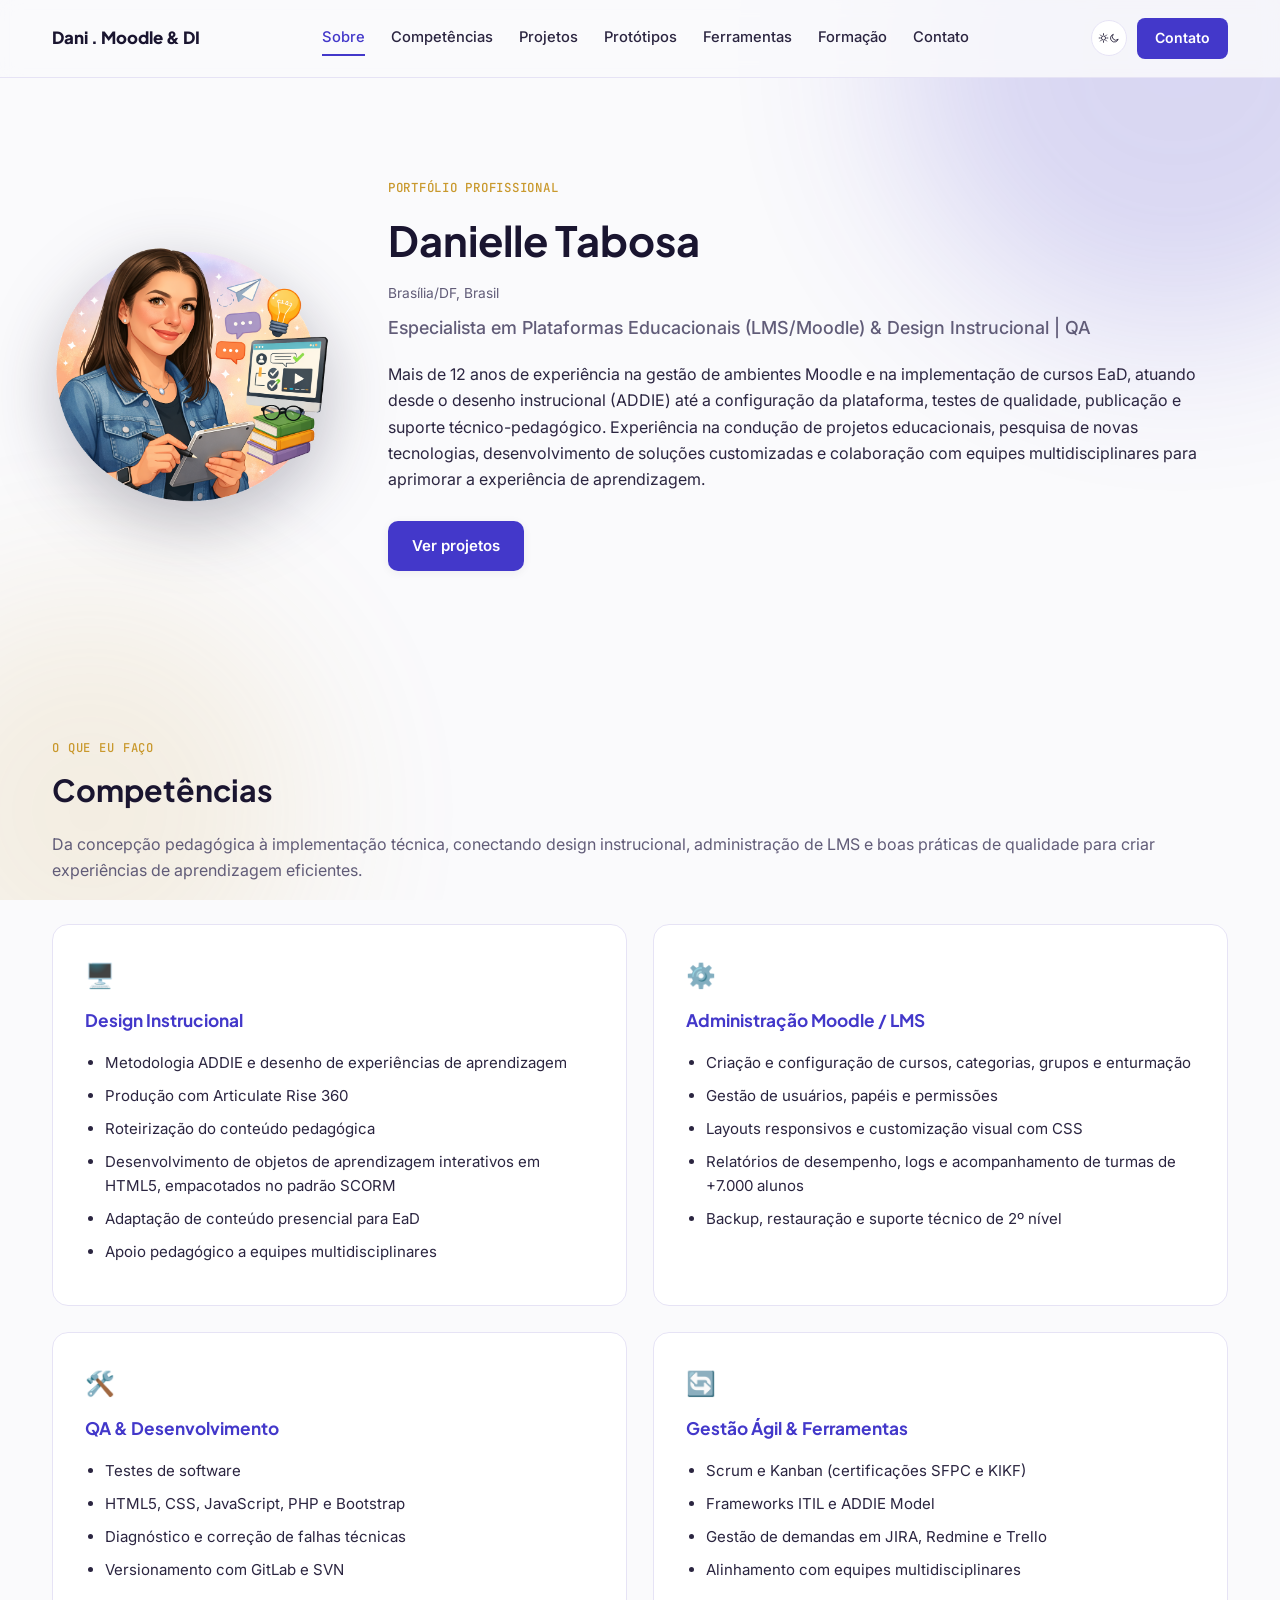
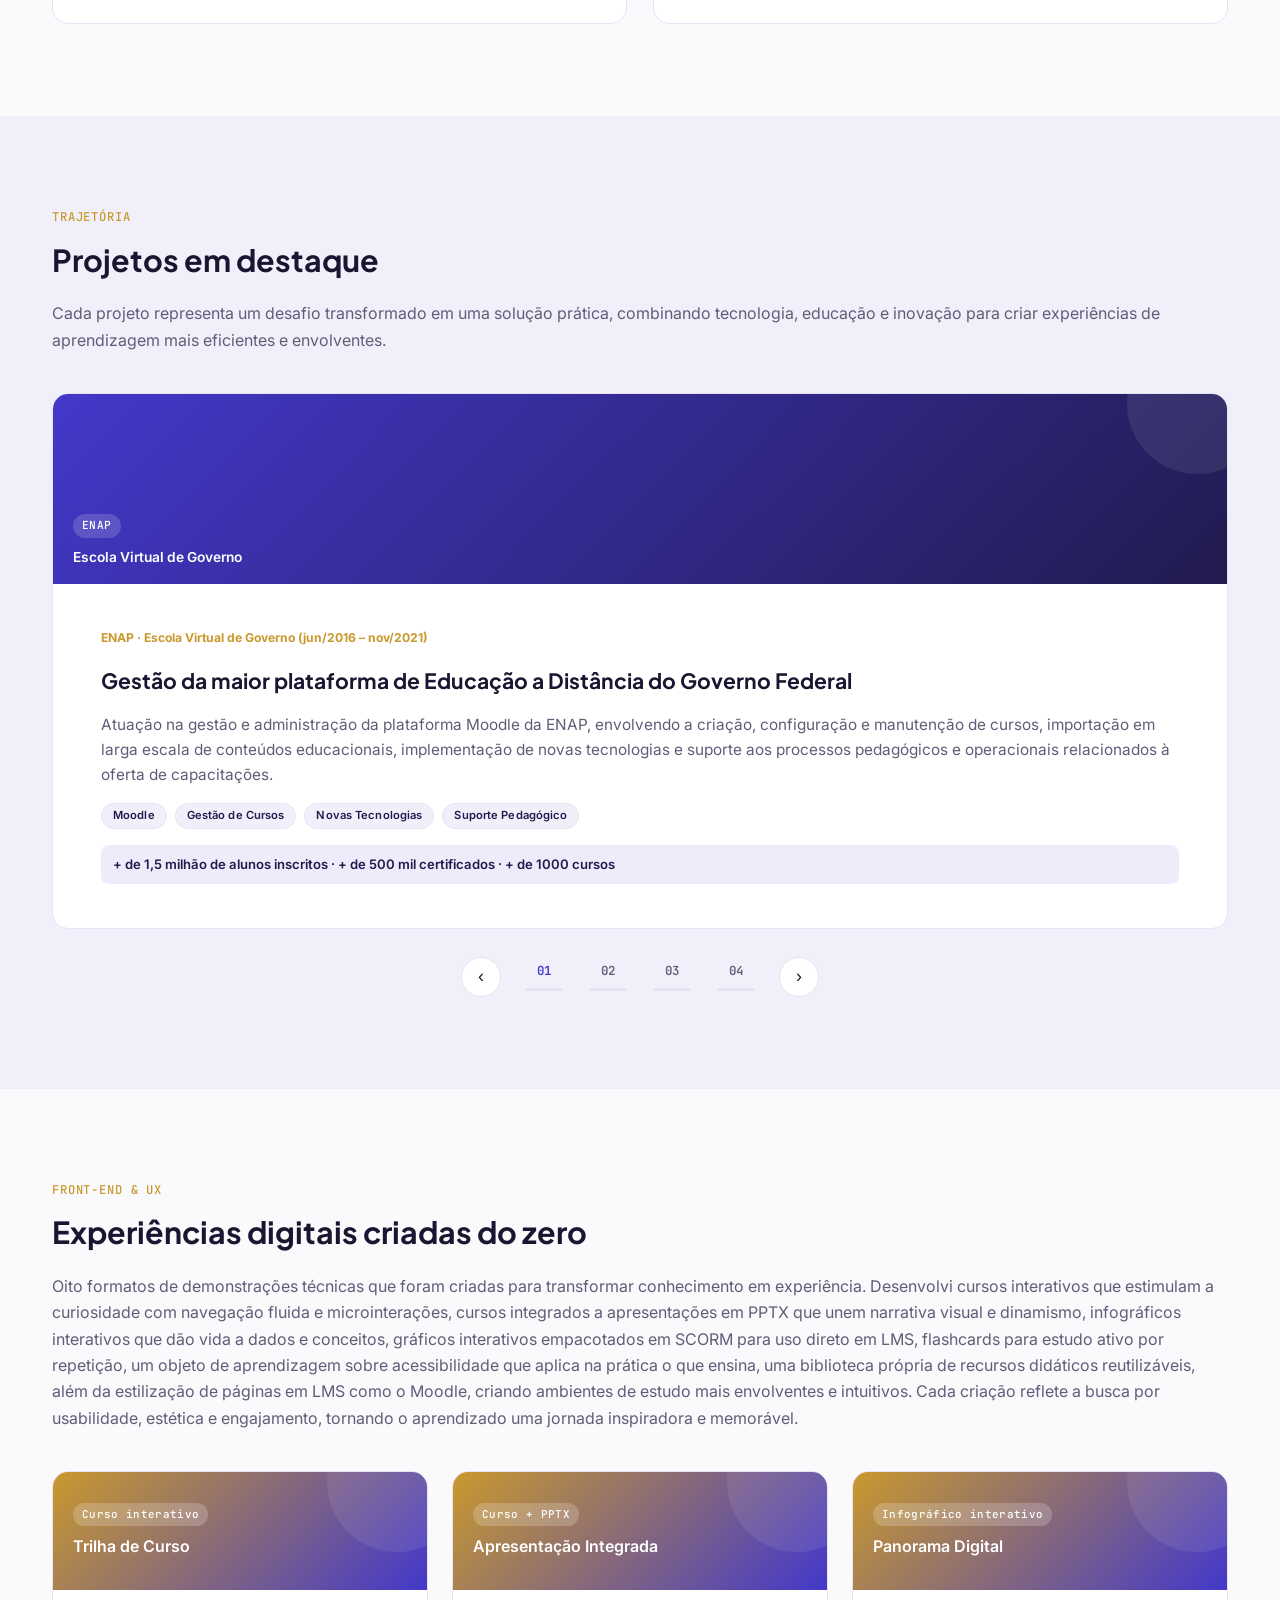
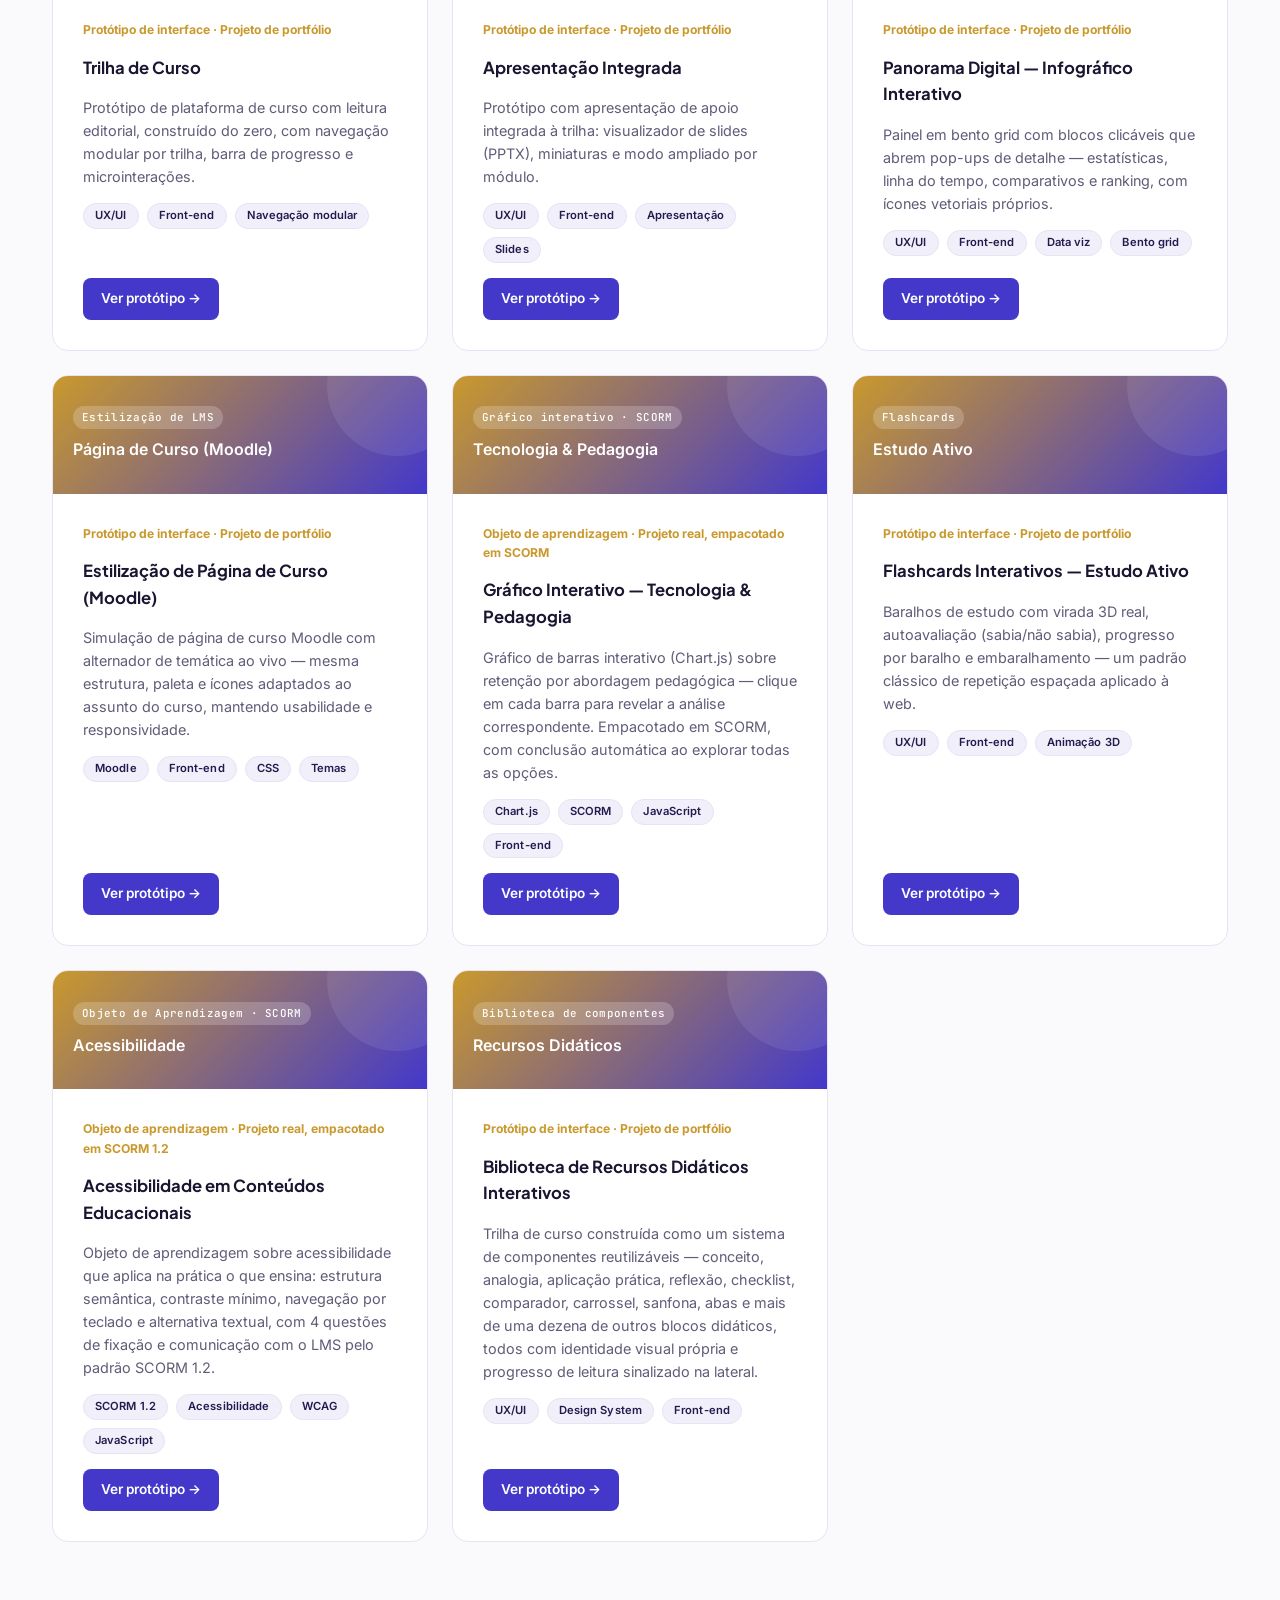
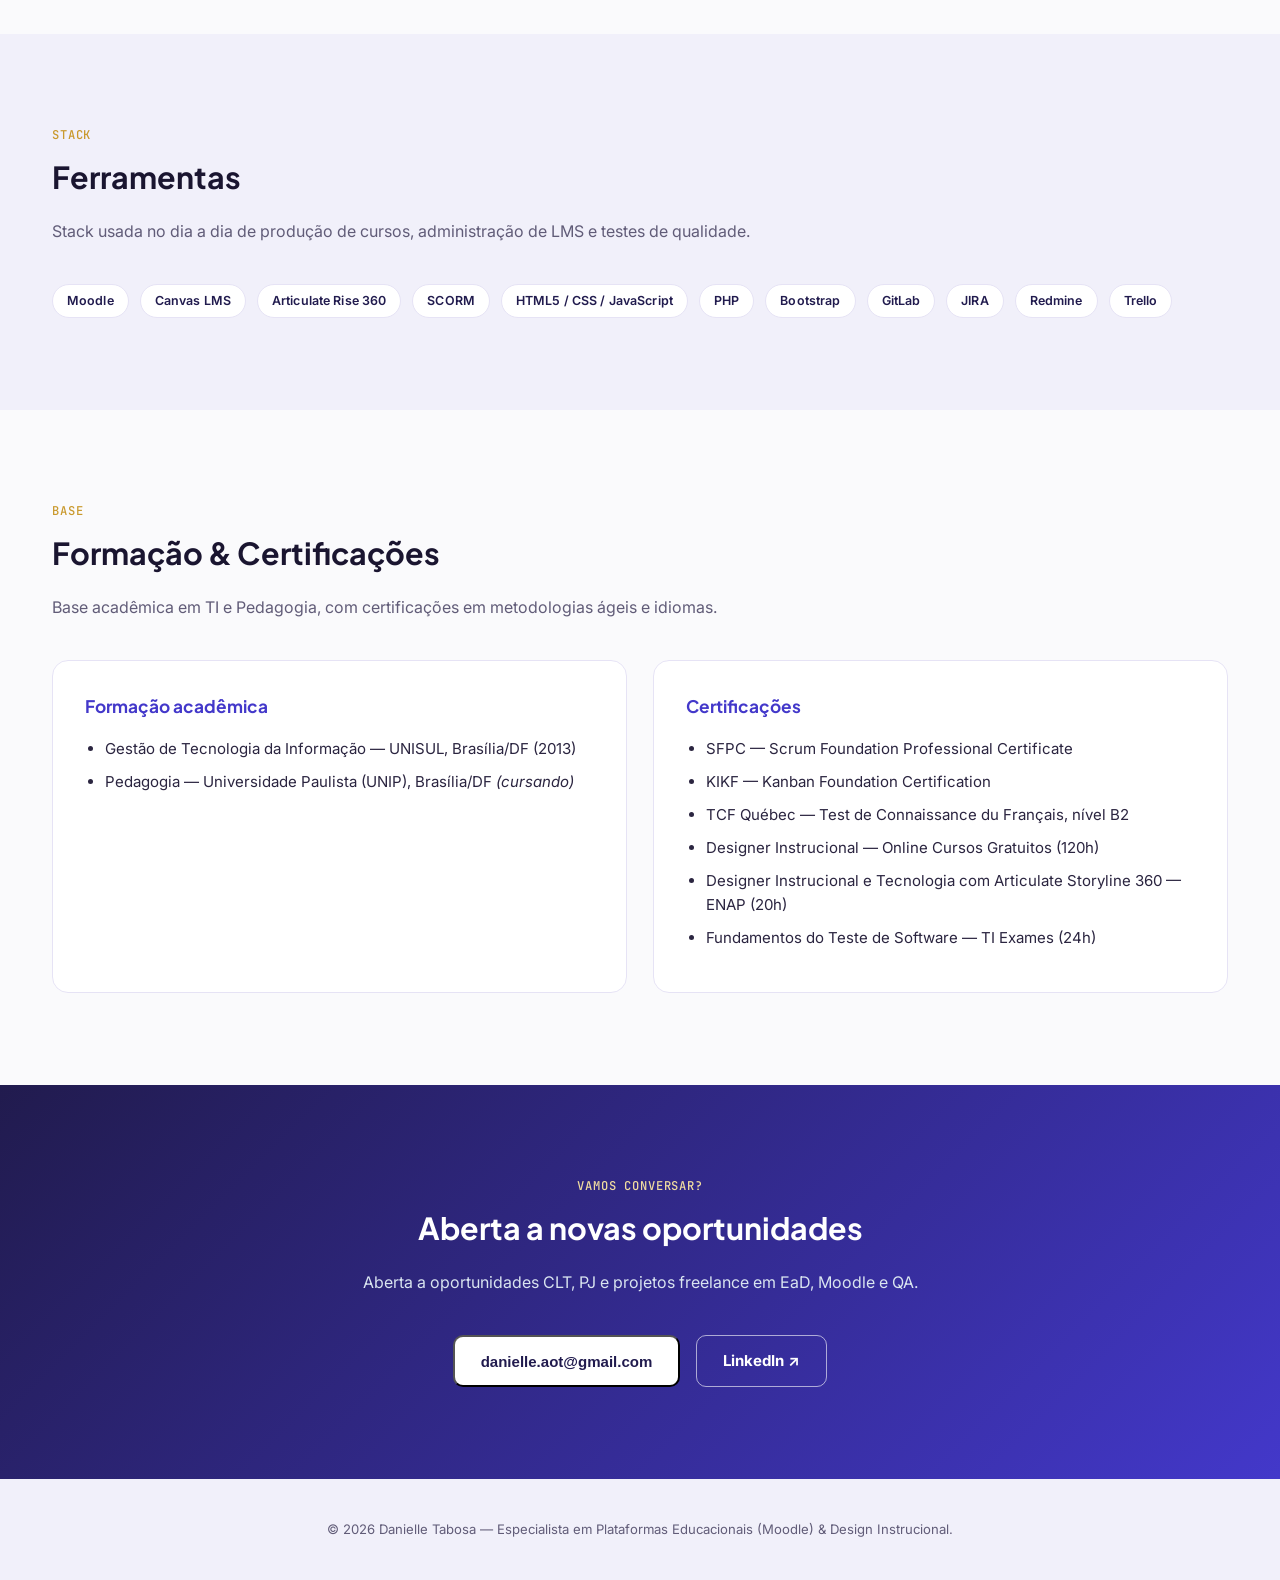
<file: index.html>
<!DOCTYPE html>
<html lang="pt-BR">
<head>
<meta charset="UTF-8">
<meta name="viewport" content="width=device-width, initial-scale=1.0">
<title>Danielle Tabosa | Especialista em Moodle & Design Instrucional</title>
<meta name="description" content="Especialista em Plataformas Educacionais (LMS/Moodle) & Design Instrucional | QA — 12+ anos gerindo ambientes EaD de ponta a ponta.">
<link href="css/style.css" rel="stylesheet">
<link href="https://fonts.googleapis.com" rel="preconnect">
<link crossorigin href="https://fonts.gstatic.com" rel="preconnect">
<link href="https://fonts.googleapis.com/css2?family=Plus+Jakarta+Sans:wght@500;600;700;800&family=Inter:wght@400;500;600&family=JetBrains+Mono:wght@500&display=swap" rel="stylesheet">
</head>
<body>

<div class="grain-bg" aria-hidden="true"><span class="blob g1"></span><span class="blob g2"></span></div>

<header class="nav" id="nav">
  <div class="nav-inner">
    <a class="logo" href="#topo">Dani . Moodle & DI </a>
    <nav class="nav-links" id="navLinks">
      <a href="#sobre" data-nav>Sobre</a>
      <a href="#competencias" data-nav>Competências</a>
      <a href="#cases" data-nav>Projetos</a>
      <a href="#prototipos" data-nav>Protótipos</a>
      <a href="#ferramentas" data-nav>Ferramentas</a>
      <a href="#formacao" data-nav>Formação</a>
      <a href="#contato" data-nav>Contato</a>
    </nav>
    <div class="nav-actions">
      <button class="theme-toggle" id="themeToggle" type="button" aria-label="Alternar tema claro/escuro">
        <svg id="iconSun" viewBox="0 0 24 24" fill="none"><circle cx="12" cy="12" r="4.5" stroke="currentColor" stroke-width="1.8"/><path d="M12 2.5v2.4M12 19v2.4M21.5 12h-2.4M4.9 12H2.5M18.6 5.4l-1.7 1.7M7.1 16.9l-1.7 1.7M18.6 18.6l-1.7-1.7M7.1 7.1 5.4 5.4" stroke="currentColor" stroke-width="1.8" stroke-linecap="round"/></svg>
        <svg id="iconMoon" viewBox="0 0 24 24" fill="none" hidden><path d="M20 14.5A8.5 8.5 0 1 1 9.5 4a7 7 0 0 0 10.5 10.5Z" stroke="currentColor" stroke-width="1.8" stroke-linejoin="round"/></svg>
      </button>
      <a class="nav-cta" href="#contato">Contato</a>
      <button class="nav-burger" id="navBurger" type="button" aria-label="Abrir menu" aria-expanded="false">
        <span></span><span></span><span></span>
      </button>
    </div>
  </div>
</header>

<div class="mobile-panel" id="mobilePanel">
  <a href="#sobre" data-nav>Sobre</a>
  <a href="#competencias" data-nav>Competências</a>
  <a href="#cases" data-nav>Projetos</a>
  <a href="#prototipos" data-nav>Protótipos</a>
  <a href="#ferramentas" data-nav>Ferramentas</a>
  <a href="#formacao" data-nav>Formação</a>
  <a href="#contato" data-nav>Contato</a>
</div>

<section class="hero" id="topo">
  <div class="wrap hero-inner">
    <div class="hero-photo" data-reveal><img src="assets/avatar-dani.png" alt="Avatar ilustrado de Danielle Tabosa"></div>
    <div class="hero-text" data-reveal>
      <p class="eyebrow">Portfólio profissional</p>
      <h1 id="sobre">Danielle Tabosa</h1>
      <p class="hero-location">Brasília/DF, Brasil</p>
      <p class="hero-role">Especialista em Plataformas Educacionais (LMS/Moodle) &amp; Design Instrucional | QA</p>
      <p class="hero-value">
        Mais de 12 anos de experiência na gestão de ambientes Moodle e na implementação
        de cursos EaD, atuando desde o desenho instrucional (ADDIE) até a configuração da
        plataforma, testes de qualidade, publicação e suporte técnico-pedagógico.
        Experiência na condução de projetos educacionais, pesquisa de novas tecnologias,
        desenvolvimento de soluções customizadas e colaboração com equipes
        multidisciplinares para aprimorar a experiência de aprendizagem.
      </p>
      <div class="hero-buttons">
        <a class="btn btn-primary" href="#cases">Ver projetos</a>
      </div>
    </div>
  </div>
</section>

<section id="competencias">
  <div class="wrap">
    <p class="section-eyebrow" data-reveal>O que eu faço</p>
    <h2 class="section-title" data-reveal>Competências</h2>
    <p class="section-sub" data-reveal>Da concepção pedagógica à implementação técnica, conectando design instrucional, administração de LMS e boas práticas de qualidade para criar experiências de aprendizagem eficientes.</p>
    <div class="skills-grid">
      <div class="skill-card" data-reveal>
        <div class="skill-icon">🖥️</div>
        <h3>Design Instrucional</h3>
        <ul>
          <li>Metodologia ADDIE e desenho de experiências de aprendizagem</li>
          <li>Produção com Articulate  Rise 360</li>
          <li>Roteirização do conteúdo pedagógica</li>
          <li>Desenvolvimento de objetos de aprendizagem interativos em HTML5, empacotados no padrão SCORM</li>
          <li>Adaptação de conteúdo presencial para EaD</li>
          <li>Apoio pedagógico a equipes multidisciplinares</li>
        </ul>
      </div>
      <div class="skill-card" data-reveal>
        <div class="skill-icon">⚙️</div>
        <h3>Administração Moodle / LMS</h3>
        <ul>
          <li>Criação e configuração de cursos, categorias, grupos e enturmação</li>
          <li>Gestão de usuários, papéis e permissões</li>
          <li>Layouts responsivos e customização visual com CSS</li>
          <li>Relatórios de desempenho, logs e acompanhamento de turmas de +7.000 alunos</li>
          <li>Backup, restauração e suporte técnico de 2º nível</li>
        </ul>
      </div>
      <div class="skill-card" data-reveal>
        <div class="skill-icon">🛠️</div>
        <h3>QA &amp; Desenvolvimento</h3>
        <ul>
          <li>Testes de software</li>
          <li>HTML5, CSS, JavaScript, PHP e Bootstrap</li>
          <li>Diagnóstico e correção de falhas técnicas</li>
          <li>Versionamento com GitLab e SVN</li>
        </ul>
      </div>
      <div class="skill-card" data-reveal>
        <div class="skill-icon">🔄</div>
        <h3>Gestão Ágil &amp; Ferramentas</h3>
        <ul>
          <li>Scrum e Kanban (certificações SFPC e KIKF)</li>
          <li>Frameworks ITIL e ADDIE Model</li>
          <li>Gestão de demandas em JIRA, Redmine e Trello</li>
          <li>Alinhamento com equipes multidisciplinares</li>
        </ul>
      </div>
    </div>
  </div>
</section>

<section id="cases" class="alt">
  <div class="wrap">
    <p class="section-eyebrow" data-reveal>Trajetória</p>
    <h2 class="section-title" data-reveal>Projetos em destaque</h2>
    <p class="section-sub" data-reveal>
      Cada projeto representa um desafio transformado em uma solução prática, combinando tecnologia, 
      educação e inovação para criar experiências de aprendizagem mais eficientes e envolventes.
    </p>

    <div class="carousel modern" data-reveal>
      <div class="carousel-viewport" id="casesViewport">
        <div class="carousel-track" id="casesTrack">

          <article class="case-card">
            <div class="case-thumb"><span>ENAP</span>Escola Virtual de Governo</div>
            <div class="case-body">
              <div class="case-org">ENAP · Escola Virtual de Governo (jun/2016 – nov/2021)</div>
              <h3>Gestão da maior plataforma de Educação a Distância do Governo Federal</h3>
              <p>Atuação na gestão e administração da plataforma Moodle da ENAP, envolvendo a criação,
              configuração e manutenção de cursos, importação em larga escala de conteúdos educacionais,
              implementação de novas tecnologias e suporte aos processos pedagógicos e operacionais
              relacionados à oferta de capacitações.</p>
              <div class="case-meta"><span>Moodle</span><span>Gestão de Cursos</span><span>Novas Tecnologias</span><span>Suporte Pedagógico</span></div>
              <div class="case-result">+ de 1,5 milhão de alunos inscritos · + de 500 mil certificados · + de 1000 cursos</div>
            </div>
          </article>

          <article class="case-card">
            <div class="case-thumb"><span>FUNAPE</span>ENAP · Formação Inicial</div>
            <div class="case-body">
              <div class="case-org">Cooperação FUNAPE e ENAP (2026)</div>
              <h3>Formação Inicial para Carreiras da Administração Pública Federal</h3>
              <p>Gestão do ambiente Moodle da 2ª chamada do programa, com atuação na criação e
              configuração de salas virtuais, organização de grupos e turmas, aplicação de
              identidades visuais personalizadas, desenvolvimento de layouts responsivos,
              integração de materiais dos docentes, ajustes de permissões e otimizações
              utilizando CSS.</p>
              <div class="case-meta"><span>Moodle</span><span>CSS</span><span>Layouts Responsivos</span><span>Identidade Visual</span></div>
              <div class="case-result">Plataforma com mais de 2.000 alunos inscritos</div>
            </div>
          </article>

          <article class="case-card">
            <div class="case-thumb"><span>UnB</span>UnB · MDS</div>
            <div class="case-body">
              <div class="case-org">Cooperação UnB e MDS (atual, desde mai/2025)</div>
              <h3>Ambientes Virtuais de Aprendizagem para turmas de larga escala</h3>
              <p>Desenvolvimento, configuração e administração de ambientes Moodle destinados a
              grandes volumes de usuários, incluindo o gerenciamento de turmas com mais de 7.000
              participantes, criação de interfaces responsivas, personalização visual, análise e
              correção contínua de falhas técnicas, ajustes de permissões e melhorias na experiência
              de aprendizagem.</p>
              <div class="case-meta"><span>Moodle</span><span>CSS</span><span>Testes</span><span>Experiência do Usuário</span></div>
              <div class="case-result">Turmas com mais de 7.000 alunos simultâneos</div>
            </div>
          </article>

          <article class="case-card">
            <div class="case-thumb"><span>AGU</span>UnB · AGU</div>
            <div class="case-body">
              <div class="case-org">Cooperação UnB e Advocacia-Geral da União (2021–2024)</div>
              <h3>Pesquisa aplicada, QA e transferência de conhecimento</h3>
              <p>Análise e testes de sistemas com foco em experiência do usuário, mapeamento de
              processos e ações de transferência de conhecimento para a AGU, unindo pesquisa
              acadêmica e prática de EaD.</p>
              <div class="case-meta"><span>QA</span><span>UX</span><span>Pesquisas Tecnológicas</span><span>Capacitações</span><span>ADDIE</span></div>
            </div>
          </article>

        </div>
      </div>
      <div class="carousel-nav">
        <button class="carousel-arrow prev" id="casesPrev" type="button" aria-label="Projeto anterior">‹</button>
        <div class="carousel-tabs" id="casesTabs"></div>
        <button class="carousel-arrow next" id="casesNext" type="button" aria-label="Próximo projeto">›</button>
      </div>
    </div>

  </div>
</section>

<section id="prototipos">
  <div class="wrap">
    <p class="section-eyebrow" data-reveal>Front-end &amp; UX</p>
    <h2 class="section-title" data-reveal>Experiências digitais criadas do zero</h2>
    <p class="section-sub" data-reveal>
      Oito formatos de demonstrações técnicas que foram criadas para transformar conhecimento em experiência. 
      Desenvolvi cursos interativos que estimulam a curiosidade com navegação fluida e microinterações, 
      cursos integrados a apresentações em PPTX que unem narrativa visual e dinamismo, 
      infográficos interativos que dão vida a dados e conceitos, gráficos interativos empacotados em SCORM 
      para uso direto em LMS, flashcards para estudo ativo por repetição, um objeto de aprendizagem
      sobre acessibilidade que aplica na prática o que ensina, uma biblioteca própria de recursos didáticos
      reutilizáveis, além da estilização de páginas em LMS como o Moodle, 
      criando ambientes de estudo mais envolventes e intuitivos. 
      Cada criação reflete a busca por usabilidade, estética e engajamento, tornando o aprendizado uma jornada inspiradora e memorável.
    </p>
    <div class="cases-grid">

      <article class="case-card proto" data-reveal>
        <div class="case-thumb proto-thumb"><span>Curso interativo</span>Trilha de Curso</div>
        <div class="case-body">
          <div class="case-org">Protótipo de interface · Projeto de portfólio</div>
          <h3>Trilha de Curso</h3>
          <p>Protótipo de plataforma de curso com leitura editorial, construído do zero, com navegação modular
          por trilha, barra de progresso e microinterações.</p>
          <div class="case-meta"><span>UX/UI</span><span>Front-end</span><span>Navegação modular</span></div>
          <a class="case-link" href="cerne/index.html" target="_blank">Ver protótipo →</a>
        </div>
      </article>

      <article class="case-card proto" data-reveal>
        <div class="case-thumb proto-thumb"><span>Curso + PPTX</span>Apresentação Integrada</div>
        <div class="case-body">
          <div class="case-org">Protótipo de interface · Projeto de portfólio</div>
          <h3>Apresentação Integrada</h3>
          <p>Protótipo com apresentação de apoio integrada à trilha:
          visualizador de slides (PPTX), miniaturas e modo ampliado por módulo.</p>
          <div class="case-meta"><span>UX/UI</span><span>Front-end</span><span>Apresentação</span><span>Slides</span></div>
          <a class="case-link" href="aurora-apresentacao/index.html" target="_blank">Ver protótipo →</a>
        </div>
      </article>

      <article class="case-card proto" data-reveal>
        <div class="case-thumb proto-thumb"><span>Infográfico interativo</span>Panorama Digital</div>
        <div class="case-body">
          <div class="case-org">Protótipo de interface · Projeto de portfólio</div>
          <h3>Panorama Digital — Infográfico Interativo</h3>
          <p>Painel em bento grid com blocos clicáveis que abrem pop-ups de detalhe — estatísticas,
          linha do tempo, comparativos e ranking, com ícones vetoriais próprios.</p>
          <div class="case-meta"><span>UX/UI</span><span>Front-end</span><span>Data viz</span><span>Bento grid</span></div>
          <a class="case-link" href="infografico-interativo/index.html" target="_blank">Ver protótipo →</a>
        </div>
      </article>

      <article class="case-card proto" data-reveal>
        <div class="case-thumb proto-thumb"><span>Estilização de LMS</span>Página de Curso (Moodle)</div>
        <div class="case-body">
          <div class="case-org">Protótipo de interface · Projeto de portfólio</div>
          <h3>Estilização de Página de Curso (Moodle)</h3>
          <p>Simulação de página de curso Moodle com alternador de temática ao vivo — mesma estrutura,
          paleta e ícones adaptados ao assunto do curso, mantendo usabilidade e responsividade.</p>
          <div class="case-meta"><span>Moodle</span><span>Front-end</span><span>CSS</span><span>Temas</span></div>
          <a class="case-link" href="moodle-theme/index.html" target="_blank">Ver protótipo →</a>
        </div>
      </article>

      <article class="case-card proto" data-reveal>
        <div class="case-thumb proto-thumb"><span>Gráfico interativo · SCORM</span>Tecnologia &amp; Pedagogia</div>
        <div class="case-body">
          <div class="case-org">Objeto de aprendizagem · Projeto real, empacotado em SCORM</div>
          <h3>Gráfico Interativo — Tecnologia &amp; Pedagogia</h3>
          <p>Gráfico de barras interativo (Chart.js) sobre retenção por abordagem pedagógica — clique em cada
          barra para revelar a análise correspondente. Empacotado em SCORM, com conclusão automática ao explorar todas as opções.</p>
          <div class="case-meta"><span>Chart.js</span><span>SCORM</span><span>JavaScript</span><span>Front-end</span></div>
          <a class="case-link" href="grafico-interativo/index.html" target="_blank">Ver protótipo →</a>
        </div>
      </article>

      <article class="case-card proto" data-reveal>
        <div class="case-thumb proto-thumb"><span>Flashcards</span>Estudo Ativo</div>
        <div class="case-body">
          <div class="case-org">Protótipo de interface · Projeto de portfólio</div>
          <h3>Flashcards Interativos — Estudo Ativo</h3>
          <p>Baralhos de estudo com virada 3D real, autoavaliação (sabia/não sabia), progresso
          por baralho e embaralhamento — um padrão clássico de repetição espaçada aplicado à web.</p>
          <div class="case-meta"><span>UX/UI</span><span>Front-end</span><span>Animação 3D</span></div>
          <a class="case-link" href="flashcards/index.html" target="_blank">Ver protótipo →</a>
        </div>
      </article>

      <article class="case-card proto" data-reveal>
        <div class="case-thumb proto-thumb"><span>Objeto de Aprendizagem · SCORM</span>Acessibilidade</div>
        <div class="case-body">
          <div class="case-org">Objeto de aprendizagem · Projeto real, empacotado em SCORM 1.2</div>
          <h3>Acessibilidade em Conteúdos Educacionais</h3>
          <p>Objeto de aprendizagem sobre acessibilidade que aplica na prática o que ensina: estrutura
          semântica, contraste mínimo, navegação por teclado e alternativa textual, com 4 questões
          de fixação e comunicação com o LMS pelo padrão SCORM 1.2.</p>
          <div class="case-meta"><span>SCORM 1.2</span><span>Acessibilidade</span><span>WCAG</span><span>JavaScript</span></div>
          <a class="case-link" href="oa-acessibilidade/index.html" target="_blank">Ver protótipo →</a>
        </div>
      </article>

      <article class="case-card proto" data-reveal>
        <div class="case-thumb proto-thumb"><span>Biblioteca de componentes</span>Recursos Didáticos</div>
        <div class="case-body">
          <div class="case-org">Protótipo de interface · Projeto de portfólio</div>
          <h3>Biblioteca de Recursos Didáticos Interativos</h3>
          <p>Trilha de curso construída como um sistema de componentes reutilizáveis — conceito,
          analogia, aplicação prática, reflexão, checklist, comparador, carrossel, sanfona, abas
          e mais de uma dezena de outros blocos didáticos, todos com identidade visual própria e
          progresso de leitura sinalizado na lateral.</p>
          <div class="case-meta"><span>UX/UI</span><span>Design System</span><span>Front-end</span></div>
          <a class="case-link" href="ultravioleta-coral/index.html" target="_blank">Ver protótipo →</a>
        </div>
      </article>

    </div>
  </div>
</section>

<section id="ferramentas" class="alt">
  <div class="wrap">
    <p class="section-eyebrow" data-reveal>Stack</p>
    <h2 class="section-title" data-reveal>Ferramentas</h2>
    <p class="section-sub" data-reveal>Stack usada no dia a dia de produção de cursos, administração de LMS e testes de qualidade.</p>
    <div class="tools-row" data-reveal>
      <div class="tool-chip">Moodle</div>
      <div class="tool-chip">Canvas LMS</div>
      <div class="tool-chip">Articulate Rise 360</div>
      <div class="tool-chip">SCORM</div>
      <div class="tool-chip">HTML5 / CSS / JavaScript</div>
      <div class="tool-chip">PHP</div>
      <div class="tool-chip">Bootstrap</div>
      <div class="tool-chip">GitLab</div>
      <div class="tool-chip">JIRA</div>
      <div class="tool-chip">Redmine</div>
      <div class="tool-chip">Trello</div>
    </div>
  </div>
</section>

<section id="formacao">
  <div class="wrap">
    <p class="section-eyebrow" data-reveal>Base</p>
    <h2 class="section-title" data-reveal>Formação &amp; Certificações</h2>
    <p class="section-sub" data-reveal>Base acadêmica em TI e Pedagogia, com certificações em metodologias ágeis e idiomas.</p>
    <div class="skills-grid two" data-reveal>
      <div class="skill-card">
        <h3>Formação acadêmica</h3>
        <ul>
          <li>Gestão de Tecnologia da Informação — UNISUL, Brasília/DF (2013)</li>
          <li>Pedagogia — Universidade Paulista (UNIP), Brasília/DF <em>(cursando)</em></li>
        </ul>
      </div>
      <div class="skill-card">
        <h3>Certificações</h3>
        <ul>
          <li>SFPC — Scrum Foundation Professional Certificate</li>
          <li>KIKF — Kanban Foundation Certification</li>
          <li>TCF Québec — Test de Connaissance du Français, nível B2</li>
          <li>Designer Instrucional — Online Cursos Gratuitos (120h)</li>
          <li>Designer Instrucional e Tecnologia com Articulate Storyline 360 — ENAP (20h)</li>
          <li>Fundamentos do Teste de Software — TI Exames (24h)</li>
        </ul>
      </div>
    </div>
  </div>
</section>

<section class="contact" id="contato">
  <div class="wrap">
    <p class="section-eyebrow light" data-reveal>Vamos conversar?</p>
    <h2 class="section-title light" data-reveal>Aberta a novas oportunidades</h2>
    <p class="section-sub light" data-reveal>Aberta a oportunidades CLT, PJ e projetos freelance em EaD, Moodle e QA.</p>
    <div class="contact-links" data-reveal>
      <button class="btn-copy" id="copyEmail" type="button" data-email="danielle.aot@gmail.com">
        <span id="copyEmailLabel">danielle.aot@gmail.com</span>
      </button>
      <a class="outline" href="https://linkedin.com/in/danielle-tabosa-b39606182" target="_blank">LinkedIn ↗</a>
    </div>
  </div>
</section>

<footer>
  © 2026 Danielle Tabosa — Especialista em Plataformas Educacionais (Moodle) &amp; Design Instrucional.
</footer>

<button class="back-top" id="backTop" type="button" aria-label="Voltar ao topo">↑</button>

<script src="js/app.js"></script>
</body>
</html>
</file>
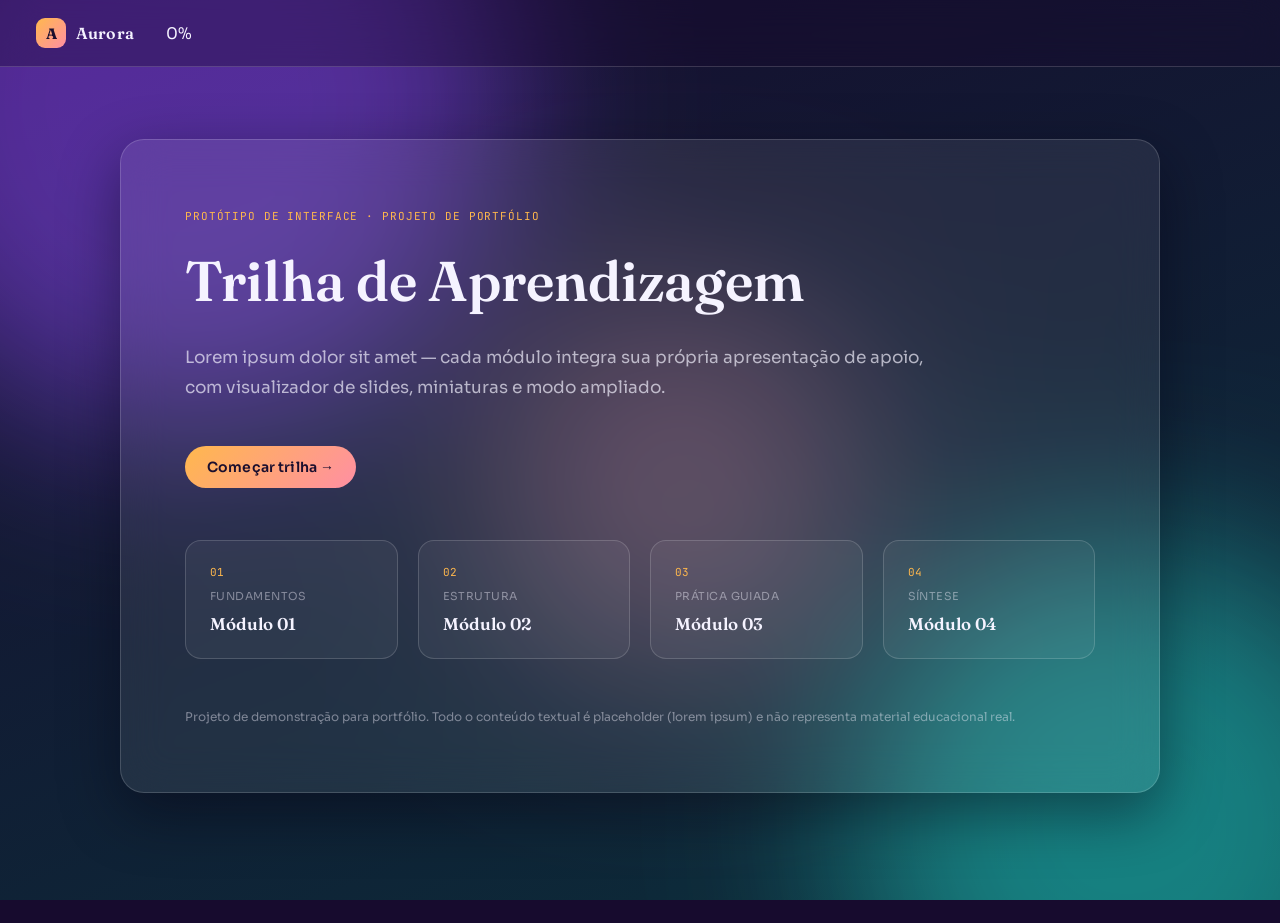
<file: aurora-apresentacao/index.html>
<!DOCTYPE html>
<html lang="pt-BR">
<head>
<meta charset="UTF-8">
<meta name="viewport" content="width=device-width, initial-scale=1.0">
<title>Aurora — Trilha com Apresentação Integrada</title>
<link href="css/style.css" rel="stylesheet">
<link href="https://fonts.googleapis.com" rel="preconnect">
<link crossorigin href="https://fonts.gstatic.com" rel="preconnect">
<link href="https://fonts.googleapis.com/css2?family=Fraunces:opsz,wght@9..144,500;9..144,600;9..144,700&family=Sora:wght@400;500;600;700&family=JetBrains+Mono:wght@400;500&display=swap" rel="stylesheet">
</head>
<body>

<div class="aurora-bg" aria-hidden="true">
  <span class="blob b1"></span>
  <span class="blob b2"></span>
  <span class="blob b3"></span>
</div>

<header class="topbar">
  <div class="brand">
    <span class="brand-mark">A</span>
    <span class="brand-name">Aurora</span>
  </div>
  <nav class="path" id="path" aria-label="Trilha do curso"></nav>
  <div class="progress-pill"><span id="pct">0%</span></div>
</header>

<main class="stage" id="stage">
  <section class="glass-card on" id="s-intro">
    <div class="hero">
      <span class="eyebrow">Protótipo de Interface · Projeto de Portfólio</span>
      <h1 class="hero-title">Trilha de Aprendizagem</h1>
      <p class="hero-sub">Lorem ipsum dolor sit amet — cada módulo integra sua própria apresentação de apoio, com visualizador de slides, miniaturas e modo ampliado.</p>
      <button class="glass-btn cta" onclick="goTo('m1')">Começar trilha →</button>
    </div>

    <div class="preview-grid" id="previewGrid"></div>

    <p class="fine-print">Projeto de demonstração para portfólio. Todo o conteúdo textual é placeholder (lorem ipsum) e não representa material educacional real.</p>
  </section>
  <!-- os módulos são inseridos aqui dinamicamente por app.js -->
</main>

<dialog id="thumbsDialog" class="glass-dialog">
  <div class="dialog-head">
    <h2 id="thumbTitle">Slides do módulo</h2>
    <button type="button" data-close aria-label="Fechar">×</button>
  </div>
  <div class="thumb-grid" id="thumbGrid"></div>
</dialog>

<div id="lightbox" class="lightbox" hidden>
  <button id="closeLightbox" type="button" aria-label="Fechar">×</button>
  <img id="lightboxImg" alt="Slide ampliado">
</div>

<script src="js/content.js"></script>
<script src="js/app.js"></script>
<script>
  // monta a pré-visualização dos módulos na tela inicial
  (function(){
    const grid = document.getElementById('previewGrid');
    if(!grid) return;
    grid.innerHTML = MODULES.map(m => `
      <button class="preview-card" onclick="goTo('${m.id}')">
        <span class="preview-num">${String(m.num).padStart(2,'0')}</span>
        <span class="preview-eyebrow">${m.eyebrow}</span>
        <span class="preview-title">${m.title}</span>
      </button>`).join('');
  })();
</script>
</body>
</html>
</file>
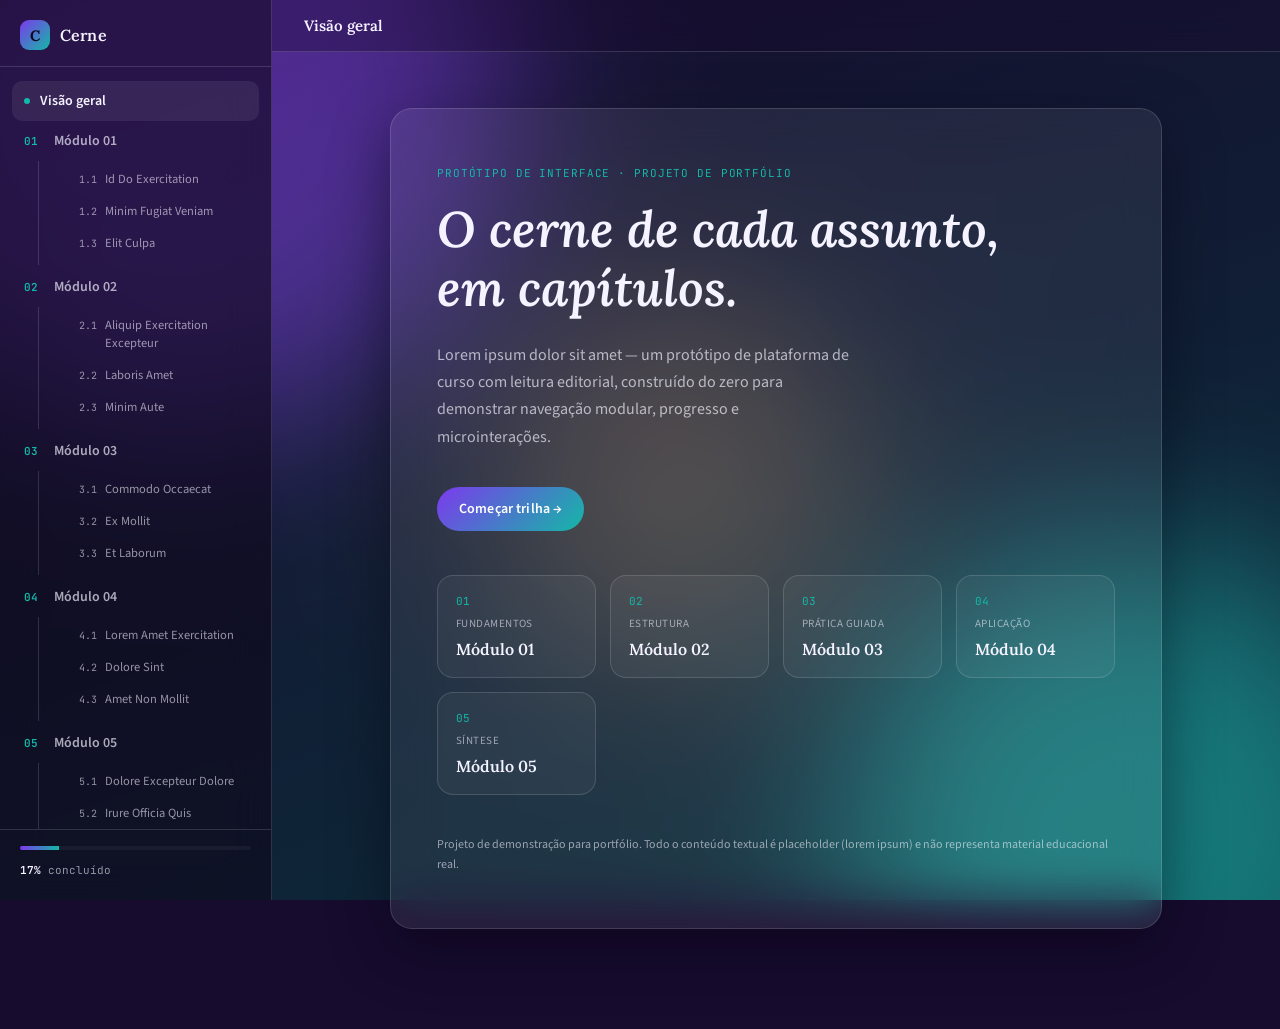
<file: cerne/index.html>
<!DOCTYPE html>
<html lang="pt-BR">
<head>
<meta charset="UTF-8">
<meta name="viewport" content="width=device-width, initial-scale=1.0">
<title>Cerne — Protótipo de Trilha de Curso</title>
<link href="css/style.css" rel="stylesheet">
<link href="https://fonts.googleapis.com" rel="preconnect">
<link crossorigin href="https://fonts.gstatic.com" rel="preconnect">
<link href="https://fonts.googleapis.com/css2?family=Lora:ital,wght@0,500;0,600;0,700;1,500&family=Source+Sans+3:wght@400;500;600&family=JetBrains+Mono:wght@400;500&display=swap" rel="stylesheet">
</head>
<body>

<div class="page-bg" aria-hidden="true">
  <span class="blob b1"></span>
  <span class="blob b2"></span>
  <span class="blob b3"></span>
</div>

<div class="sidebar-overlay" id="sidebarOverlay"></div>

<aside class="sidebar" id="sidebar">
  <div class="sidebar-head">
    <div class="brand">
      <span class="brand-mark">C</span>
      <span class="brand-name">Cerne</span>
    </div>
    <button class="sidebar-close" id="sidebarClose" aria-label="Fechar menu">×</button>
  </div>
  <nav class="sidebar-nav" id="sidebarNav" aria-label="Trilha do curso"></nav>
  <div class="sidebar-foot">
    <div class="progress-track"><div class="progress-fill" id="progressFill"></div></div>
    <span class="progress-label"><span id="pct">0%</span> concluído</span>
  </div>
</aside>

<div class="main-col">
  <header class="topbar">
    <button class="sidebar-toggle" id="sidebarToggle" aria-label="Abrir menu">
      <span></span><span></span><span></span>
    </button>
    <span class="topbar-title" id="topbarTitle">Visão geral</span>
  </header>

  <main class="stage" id="stage">
    <section class="glass-card on" id="s-intro">
      <div class="hero">
        <span class="eyebrow">Protótipo de Interface · Projeto de Portfólio</span>
        <h1 class="hero-title">O cerne de cada assunto,<br>em capítulos.</h1>
        <p class="hero-sub">Lorem ipsum dolor sit amet — um protótipo de plataforma de curso com leitura editorial, construído do zero para demonstrar navegação modular, progresso e microinterações.</p>
        <button class="glass-btn cta" onclick="goTo('m1')">Começar trilha →</button>
      </div>

      <div class="preview-grid" id="previewGrid"></div>

      <p class="fine-print">Projeto de demonstração para portfólio. Todo o conteúdo textual é placeholder (lorem ipsum) e não representa material educacional real.</p>
    </section>
    <!-- os módulos são inseridos aqui dinamicamente por app.js -->

    <section class="glass-card" id="s-complete">
      <div class="complete-screen">
        <span class="complete-badge">✓</span>
        <span class="eyebrow">Fim da trilha</span>
        <h1 class="hero-title">Trilha concluída.</h1>
        <p class="hero-sub">Lorem ipsum dolor sit amet — você percorreu todos os módulos deste protótipo. Em um curso real, aqui apareceriam certificado, próximos passos ou recomendações de continuidade.</p>
        <div class="hero-buttons">
          <button class="glass-btn cta" onclick="goTo('intro')">Voltar ao início</button>
          <button class="glass-btn ghost" onclick="goTo('m1')">Rever módulo 01</button>
        </div>
      </div>
    </section>
  </main>
</div>

<script src="js/content.js"></script>
<script src="js/app.js"></script>
<script>
  // monta a pré-visualização dos módulos na tela inicial
  (function(){
    const grid = document.getElementById('previewGrid');
    if(!grid) return;
    grid.innerHTML = MODULES.map(m => `
      <button class="preview-card" onclick="goTo('${m.id}')">
        <span class="preview-num">${String(m.num).padStart(2,'0')}</span>
        <span class="preview-eyebrow">${m.eyebrow}</span>
        <span class="preview-title">${m.title}</span>
      </button>`).join('');
  })();
</script>
</body>
</html>
</file>
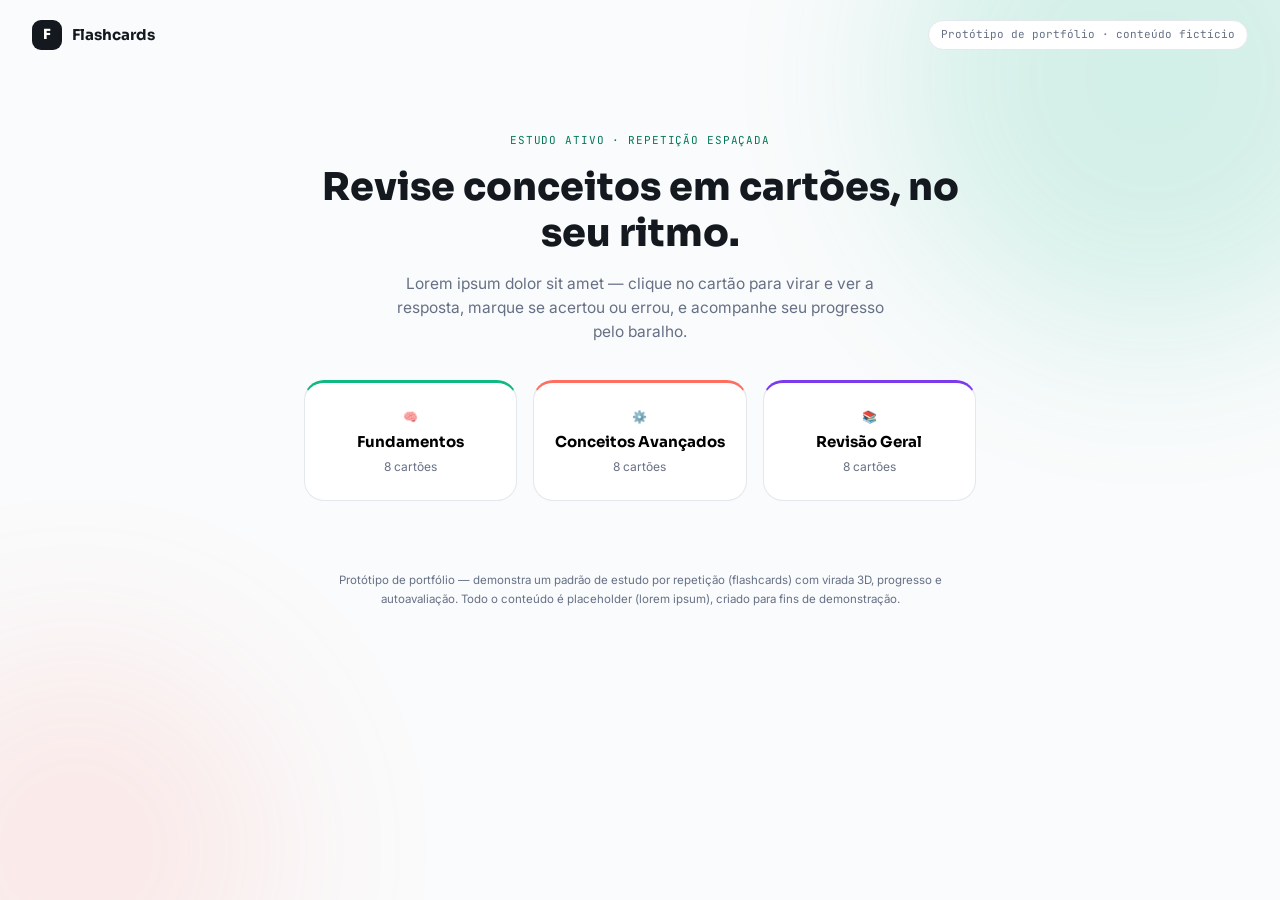
<file: flashcards/index.html>
<!DOCTYPE html>
<html lang="pt-BR">
<head>
<meta charset="UTF-8">
<meta name="viewport" content="width=device-width, initial-scale=1.0">
<title>Flashcards Interativos — Protótipo</title>
<link href="css/style.css" rel="stylesheet">
<link href="https://fonts.googleapis.com" rel="preconnect">
<link crossorigin href="https://fonts.gstatic.com" rel="preconnect">
<link href="https://fonts.googleapis.com/css2?family=Sora:wght@500;600;700;800&family=Inter:wght@400;500;600&family=JetBrains+Mono:wght@500&display=swap" rel="stylesheet">
</head>
<body>

<div class="bg-shapes" aria-hidden="true">
  <span class="shape s1"></span>
  <span class="shape s2"></span>
</div>

<header class="topbar">
  <div class="brand"><span class="brand-mark">F</span><span class="brand-name">Flashcards</span></div>
  <span class="tag">Protótipo de portfólio · conteúdo fictício</span>
</header>

<main class="wrap">

  <section class="intro" id="screenIntro">
    <p class="eyebrow">Estudo ativo · repetição espaçada</p>
    <h1>Revise conceitos em cartões, no seu ritmo.</h1>
    <p class="lead">Lorem ipsum dolor sit amet — clique no cartão para virar e ver a resposta, marque se acertou ou errou, e acompanhe seu progresso pelo baralho.</p>
    <div class="deck-picker" id="deckPicker"></div>
  </section>

  <section class="study" id="screenStudy" hidden>
    <div class="study-head">
      <button class="icon-btn" id="backBtn" type="button" aria-label="Voltar aos baralhos">←</button>
      <div class="study-progress">
        <div class="progress-track"><div class="progress-fill" id="progressFill"></div></div>
        <span class="progress-label" id="progressLabel">1 / 8</span>
      </div>
      <button class="icon-btn" id="shuffleBtn" type="button" aria-label="Embaralhar cartões">⤨</button>
    </div>

    <div class="card-stage">
      <button class="flip-hint" id="flipHint" type="button">Toque para virar ↻</button>
      <div class="flashcard" id="flashcard" role="button" tabindex="0" aria-label="Cartão de estudo, toque para virar">
        <div class="flashcard-inner" id="flashcardInner">
          <div class="face front">
            <span class="face-label">Pergunta</span>
            <p class="face-text" id="frontText"></p>
          </div>
          <div class="face back">
            <span class="face-label">Resposta</span>
            <p class="face-text" id="backText"></p>
          </div>
        </div>
      </div>
    </div>

    <div class="assess-row" id="assessRow" hidden>
      <button class="assess-btn dont" id="dontKnowBtn" type="button">✕ Não sabia</button>
      <button class="assess-btn know" id="knowBtn" type="button">✓ Sabia</button>
    </div>

    <div class="nav-row">
      <button class="glass-btn ghost" id="prevBtn" type="button">← Anterior</button>
      <button class="glass-btn" id="nextBtn" type="button">Próximo →</button>
    </div>
  </section>

  <section class="summary" id="screenSummary" hidden>
    <span class="summary-badge">🎉</span>
    <p class="eyebrow">Baralho concluído</p>
    <h1>Bom trabalho!</h1>
    <div class="summary-stats">
      <div><strong id="sumKnow">0</strong><span>Sabia</span></div>
      <div><strong id="sumDontKnow">0</strong><span>Para revisar</span></div>
    </div>
    <div class="hero-buttons">
      <button class="glass-btn cta" id="restartBtn" type="button">Estudar de novo</button>
      <button class="glass-btn ghost" id="otherDeckBtn" type="button">Escolher outro baralho</button>
    </div>
  </section>

  <p class="proto-footnote">Protótipo de portfólio — demonstra um padrão de estudo por repetição (flashcards) com virada 3D, progresso e autoavaliação. Todo o conteúdo é placeholder (lorem ipsum), criado para fins de demonstração.</p>
</main>

<script src="js/content.js"></script>
<script src="js/app.js"></script>
</body>
</html>
</file>
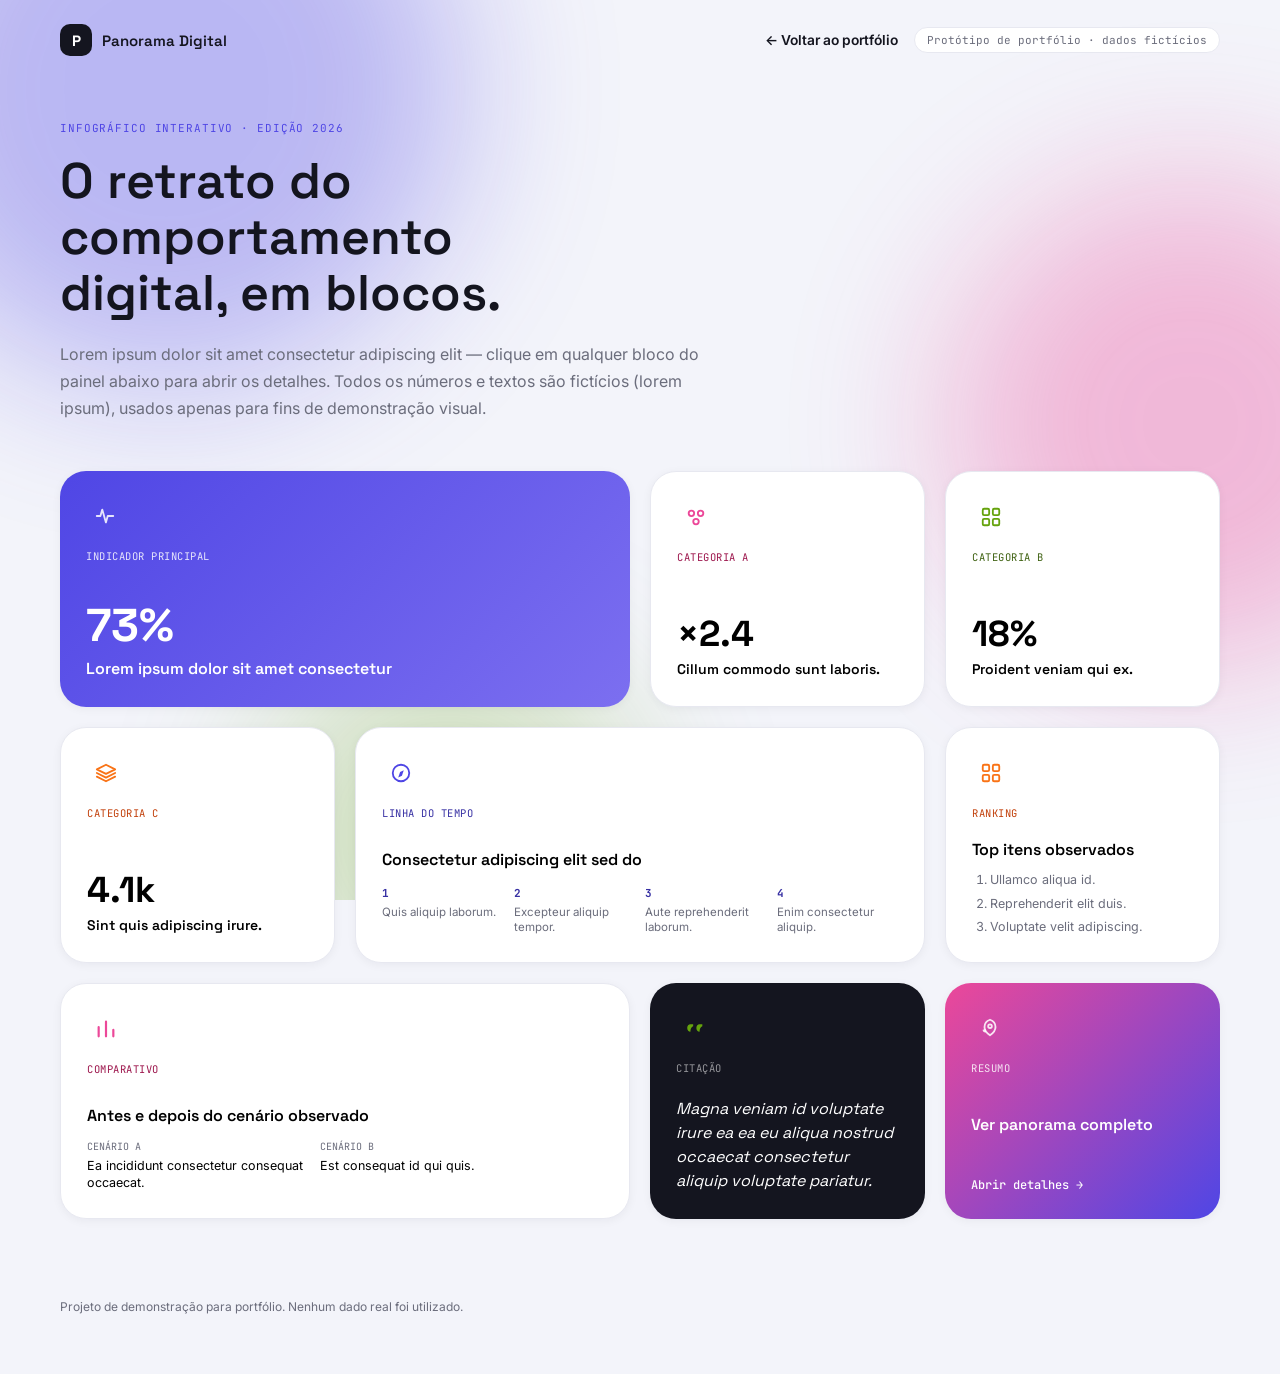
<file: infografico-interativo/index.html>
<!DOCTYPE html>
<html lang="pt-BR">
<head>
<meta charset="UTF-8">
<meta name="viewport" content="width=device-width, initial-scale=1.0">
<title>Panorama Digital — Infográfico Interativo</title>
<link href="css/style.css" rel="stylesheet">
<link href="https://fonts.googleapis.com" rel="preconnect">
<link crossorigin href="https://fonts.gstatic.com" rel="preconnect">
<link href="https://fonts.googleapis.com/css2?family=Space+Grotesk:wght@500;600;700&family=Inter:wght@400;500;600&family=JetBrains+Mono:wght@500&display=swap" rel="stylesheet">
</head>
<body>

<div class="mesh-bg" aria-hidden="true">
  <span class="blob m1"></span>
  <span class="blob m2"></span>
  <span class="blob m3"></span>
</div>

<header class="page-head">
  <div class="brand">
    <span class="brand-mark">P</span>
    <span class="brand-name">Panorama Digital</span>
  </div>
  <div class="head-right">
    <a class="back-link" href="../index.html">← Voltar ao portfólio</a>
    <span class="tag">Protótipo de portfólio · dados fictícios</span>
  </div>
</header>

<main class="hero">
  <p class="eyebrow">Infográfico interativo · edição 2026</p>
  <h1 class="hero-title">O retrato do comportamento<br>digital, em blocos.</h1>
  <p class="hero-sub">Lorem ipsum dolor sit amet consectetur adipiscing elit — clique em qualquer bloco do painel abaixo para abrir os detalhes. Todos os números e textos são fictícios (lorem ipsum), usados apenas para fins de demonstração visual.</p>
</main>

<section class="bento" id="bento" aria-label="Painel de dados"></section>

<footer class="page-foot">
  <p>Projeto de demonstração para portfólio. Nenhum dado real foi utilizado.</p>
</footer>

<div class="modal-overlay" id="modalOverlay" hidden>
  <div class="modal" id="modal" role="dialog" aria-modal="true" aria-labelledby="modalTitle">
    <button class="modal-close" id="modalClose" type="button" aria-label="Fechar">×</button>
    <div class="modal-icon" id="modalIcon"></div>
    <span class="modal-tag" id="modalTag"></span>
    <h2 class="modal-title" id="modalTitle"></h2>
    <div class="modal-body" id="modalBody"></div>
  </div>
</div>

<script src="js/content.js"></script>
<script src="js/app.js"></script>
</body>
</html>
</file>
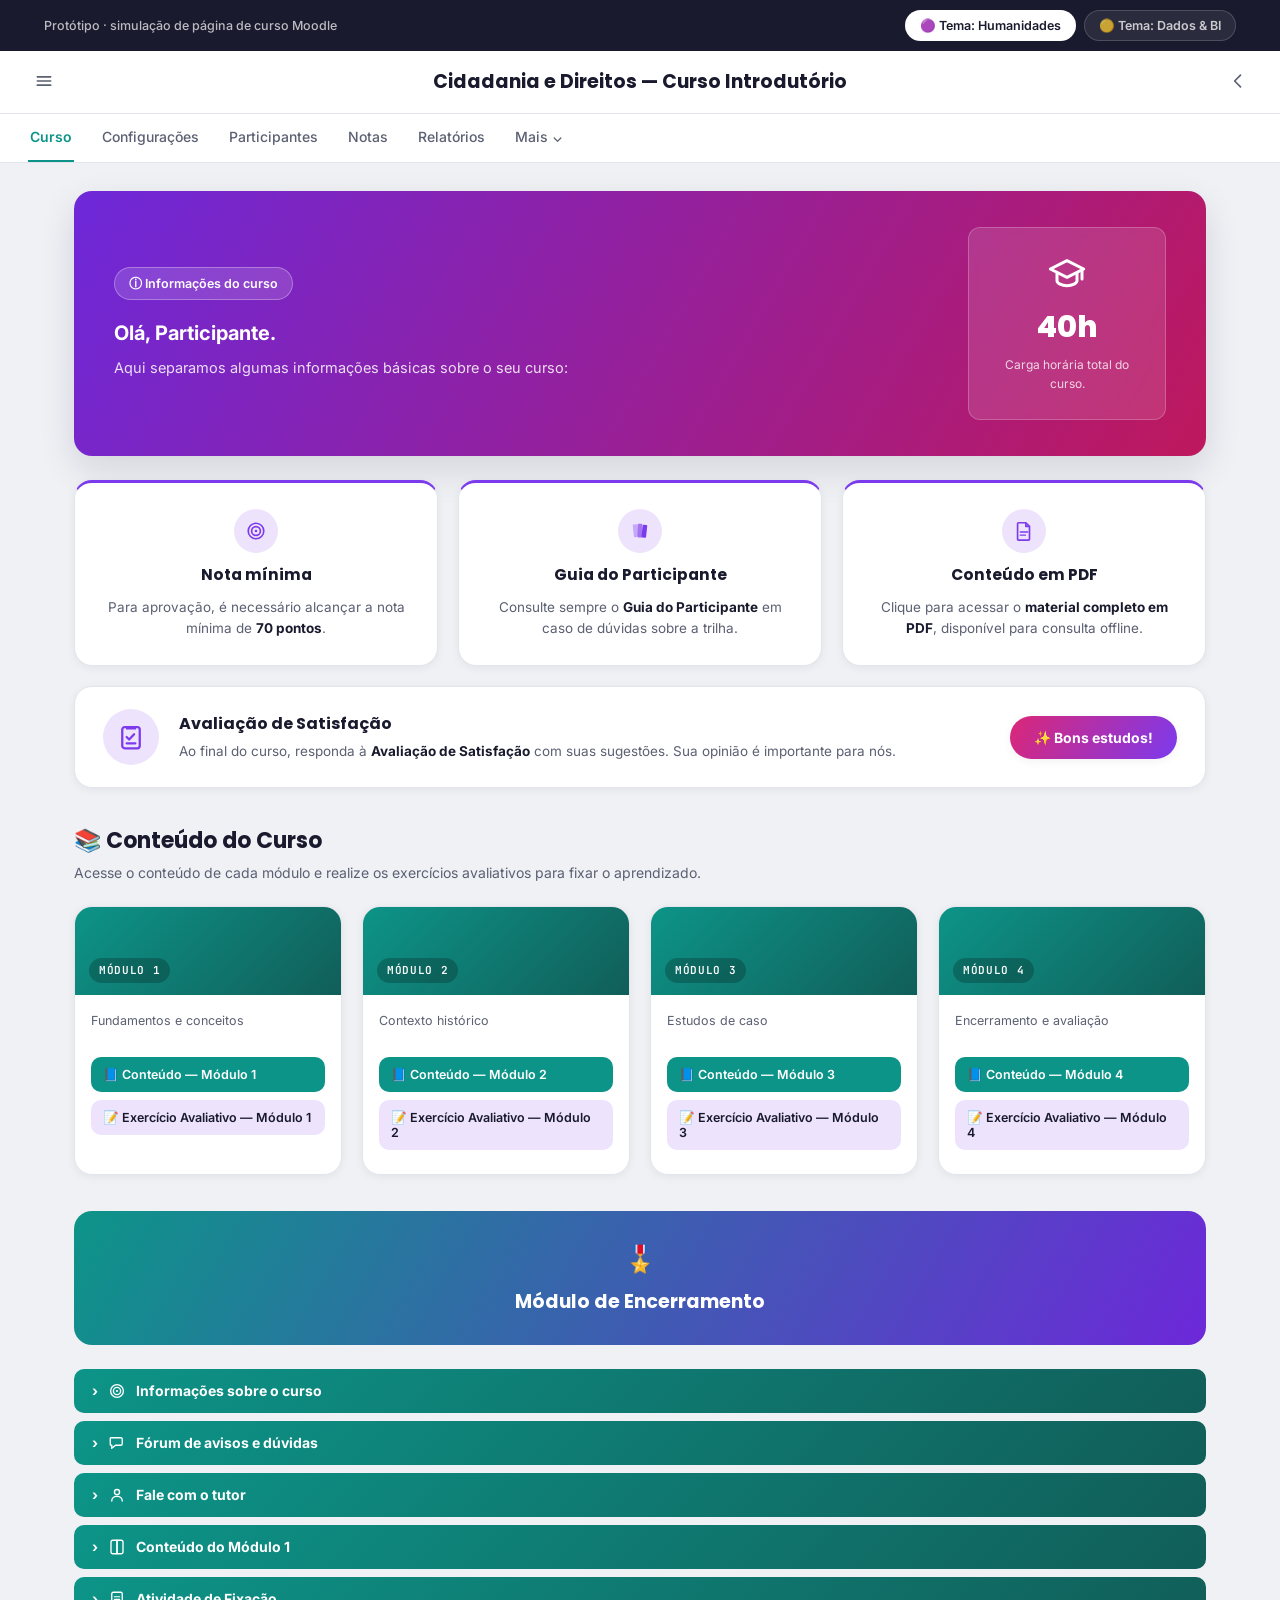
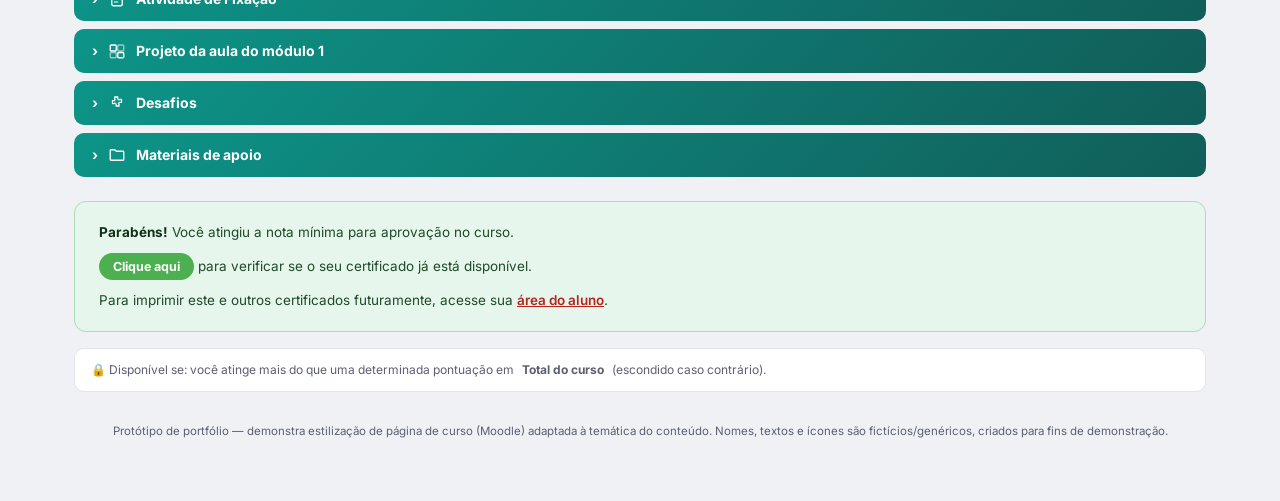
<file: moodle-theme/index.html>
<!DOCTYPE html>
<html lang="pt-BR" data-theme="a">
<head>
<meta charset="UTF-8">
<meta name="viewport" content="width=device-width, initial-scale=1.0">
<title>Estilização de Página de Curso — Protótipo Moodle</title>
<link href="css/style.css" rel="stylesheet">
<link href="https://fonts.googleapis.com" rel="preconnect">
<link crossorigin href="https://fonts.gstatic.com" rel="preconnect">
<link href="https://fonts.googleapis.com/css2?family=Poppins:wght@500;600;700;800&family=Inter:wght@400;500;600&family=JetBrains+Mono:wght@500&display=swap" rel="stylesheet">
</head>
<body>

<!-- ══════════ barra de anotação do protótipo (não é Moodle real) ══════════ -->
<div class="proto-bar">
  <div class="proto-bar-inner">
    <span class="proto-label">Protótipo · simulação de página de curso Moodle</span>
    <div class="theme-switch" role="group" aria-label="Alternar temática do curso">
      <button class="theme-btn on" data-theme-btn="a" type="button">🟣 Tema: Humanidades</button>
      <button class="theme-btn" data-theme-btn="b" type="button">🟡 Tema: Dados &amp; BI</button>
    </div>
  </div>
</div>

<!-- ══════════ topo estilo Moodle (chrome fake, só decorativo) ══════════ -->
<header class="lms-top">
  <button class="lms-burger" aria-label="Menu" type="button">
    <svg viewBox="0 0 24 24" fill="none"><path d="M4 7h16M4 12h16M4 17h16" stroke="currentColor" stroke-width="2" stroke-linecap="round"/></svg>
  </button>
  <h1 class="lms-course-title" id="courseTitle">Cidadania e Direitos — Curso Introdutório</h1>
  <button class="lms-collapse" aria-label="Recolher painel" type="button">
    <svg viewBox="0 0 24 24" fill="none"><path d="M15 5l-7 7 7 7" stroke="currentColor" stroke-width="2" stroke-linecap="round" stroke-linejoin="round"/></svg>
  </button>
</header>
<nav class="lms-tabs">
  <a class="on" href="#">Curso</a>
  <a href="#">Configurações</a>
  <a href="#">Participantes</a>
  <a href="#">Notas</a>
  <a href="#">Relatórios</a>
  <a href="#">Mais ⌄</a>
</nav>

<!-- ══════════ conteúdo estilizado (o que de fato é customizado no Moodle) ══════════ -->
<main class="lms-wrap">

  <section class="course-banner">
    <div class="banner-left">
      <span class="info-pill">ⓘ Informações do curso</span>
      <p class="greet">Olá, Participante.</p>
      <p class="greet-sub" id="greetSub">Aqui separamos algumas informações básicas sobre o seu curso:</p>
    </div>
    <div class="hero-stat">
      <span class="hero-stat-icon" id="heroIcon"></span>
      <span class="hero-stat-num">40h</span>
      <span class="hero-stat-label">Carga horária total do curso.</span>
    </div>
  </section>

  <section class="info-cards">
    <article class="info-card">
      <span class="info-icon" data-icon="target"></span>
      <h3>Nota mínima</h3>
      <p>Para aprovação, é necessário alcançar a nota mínima de <strong>70 pontos</strong>.</p>
    </article>
    <article class="info-card">
      <span class="info-icon" data-icon="guide"></span>
      <h3>Guia do Participante</h3>
      <p>Consulte sempre o <strong>Guia do Participante</strong> em caso de dúvidas sobre a trilha.</p>
    </article>
    <article class="info-card">
      <span class="info-icon" data-icon="pdf"></span>
      <h3>Conteúdo em PDF</h3>
      <p>Clique para acessar o <strong>material completo em PDF</strong>, disponível para consulta offline.</p>
    </article>
  </section>

  <section class="satisfaction-row">
    <span class="info-icon lg" data-icon="survey"></span>
    <div class="satisfaction-text">
      <h3>Avaliação de Satisfação</h3>
      <p>Ao final do curso, responda à <strong>Avaliação de Satisfação</strong> com suas sugestões. Sua opinião é importante para nós.</p>
    </div>
    <button class="cta-btn" type="button">✨ Bons estudos!</button>
  </section>

  <section class="modules-section">
    <h2 class="section-h">📚 Conteúdo do Curso</h2>
    <p class="section-sub">Acesse o conteúdo de cada módulo e realize os exercícios avaliativos para fixar o aprendizado.</p>
    <div class="modules-grid" id="modulesGrid"></div>
  </section>

  <section class="closing-banner">
    <span class="closing-icon">🎖️</span>
    <h2>Módulo de Encerramento</h2>
  </section>

  <section class="accordion" id="accordion" aria-label="Seções do curso"></section>

  <div class="success-box">
    <p><strong>Parabéns!</strong> Você atingiu a nota mínima para aprovação no curso.</p>
    <p><button class="pill-btn" type="button">Clique aqui</button> para verificar se o seu certificado já está disponível.</p>
    <p>Para imprimir este e outros certificados futuramente, acesse sua <a href="#">área do aluno</a>.</p>
  </div>

  <p class="fine-print">🔒 Disponível se: você atinge mais do que uma determinada pontuação em <strong>Total do curso</strong> (escondido caso contrário).</p>

  <p class="proto-footnote">Protótipo de portfólio — demonstra estilização de página de curso (Moodle) adaptada à temática do conteúdo. Nomes, textos e ícones são fictícios/genéricos, criados para fins de demonstração.</p>
</main>

<script src="js/content.js"></script>
<script src="js/app.js"></script>
</body>
</html>
</file>
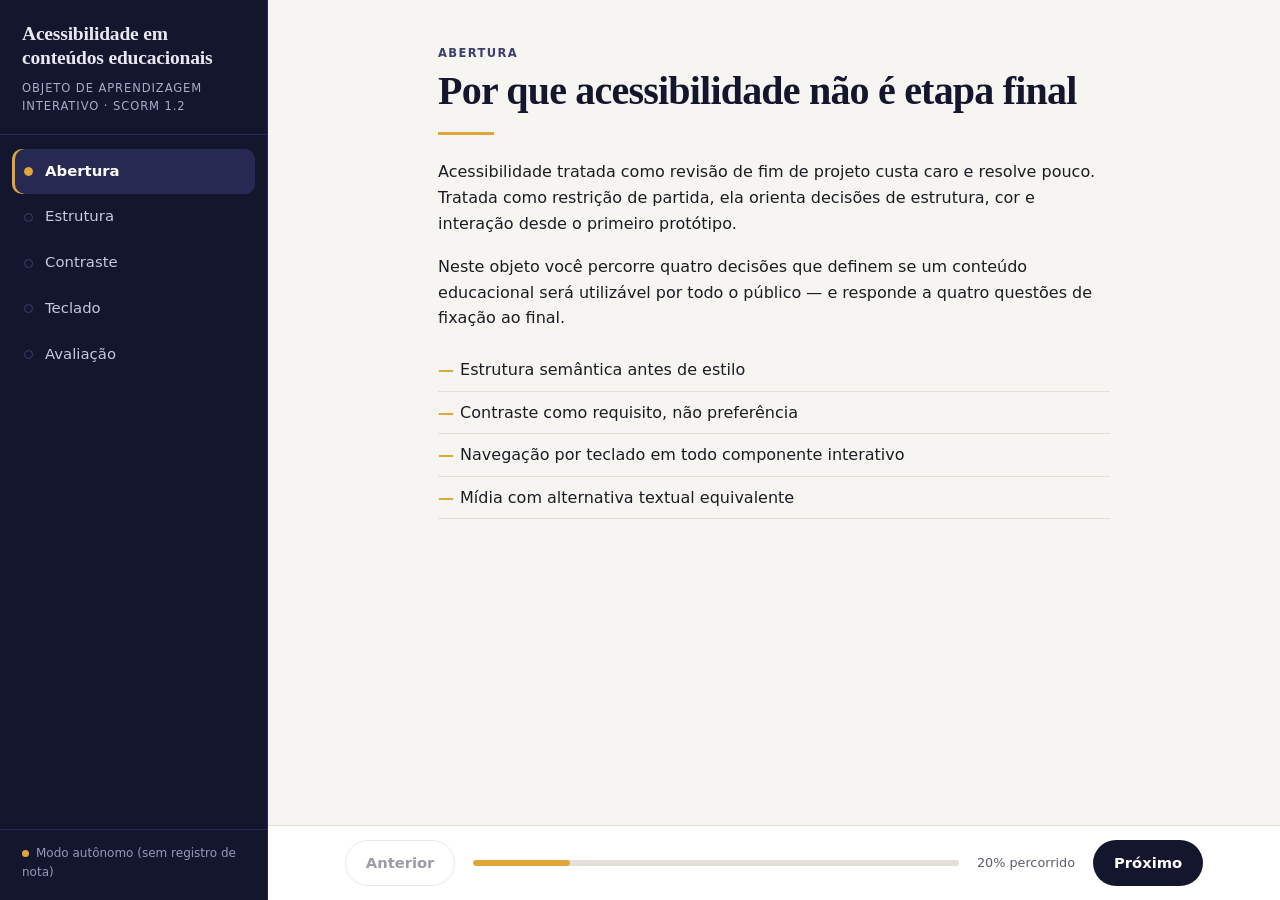
<file: oa-acessibilidade/index.html>
<!DOCTYPE html>
<html lang="pt-BR">
<head>
  <meta charset="UTF-8">
  <meta name="viewport" content="width=device-width, initial-scale=1">
  <title>Objeto de aprendizagem</title>
  <link rel="stylesheet" href="assets/css/oa.css">
</head>
<body>
  <div class="oa">
    <nav class="rail" aria-label="Sumário do objeto de aprendizagem">
      <div class="rail__marca">
        <h1 class="rail__titulo" id="oa-titulo">Carregando…</h1>
        <p class="rail__sub" id="oa-subtitulo"></p>
      </div>
      <ol class="trilha" id="trilha"></ol>
      <div class="rail__rodape">
        <span class="status--lms" id="status-lms">Verificando LMS…</span>
      </div>
    </nav>

    <main class="principal">
      <div class="palco" id="palco"></div>

      <div class="barra">
        <button type="button" class="btn btn--secundario" id="btn-anterior">Anterior</button>
        <div class="progresso" role="progressbar" aria-label="Progresso" aria-valuemin="0" aria-valuemax="100" aria-valuenow="0">
          <span class="progresso__preenchido" id="barra-progresso"></span>
        </div>
        <span class="progresso__texto" id="progresso-texto">0% percorrido</span>
        <button type="button" class="btn btn--primario" id="btn-proximo">Próximo</button>
      </div>
    </main>
  </div>

  <!-- Região viva: anuncia troca de tela e resultado para leitores de tela -->
  <div id="anuncio" class="sr-only" role="status" aria-live="polite"></div>

  <script src="conteudo/curso.js"></script>
  <script src="assets/js/scorm12.js"></script>
  <script src="assets/js/oa.js"></script>
</body>
</html>
</file>
<file: css/style.css>
/* ==========================================================
   Danielle Tabosa — Portfólio (redesign moderno/interativo)
   ========================================================== */
:root{
  --bg:#FAFAFC;
  --bg-soft:#F1F0FA;
  --surface:#FFFFFF;
  --border:#E6E3F5;
  --ink:#1A1530;
  --text:#2B2540;
  --muted:#615C78;
  --brand:#4338CA;
  --brand-dark:#211B4E;
  --brand-light:#EEECFB;
  --accent:#C9992D;
  --radius:16px;
  --radius-sm:10px;
  --max:1240px;
  --shadow-sm:0 2px 10px rgba(26,21,48,.06);
  --shadow-md:0 16px 40px rgba(26,21,48,.10);
  --shadow-lg:0 30px 70px rgba(26,21,48,.16);
  --ease:cubic-bezier(.22,.7,.2,1);
  color-scheme:light;
}
[data-theme="dark"]{
  --bg:#0E0B1D;
  --bg-soft:#141026;
  --surface:#1A1533;
  --border:#2C2650;
  --ink:#F5F3FF;
  --text:#E4E0F5;
  --muted:#9A93B8;
  --brand:#8B7FF0;
  --brand-dark:#4338CA;
  --brand-light:#241D4A;
  --accent:#E8B84D;
  --shadow-sm:0 2px 10px rgba(0,0,0,.25);
  --shadow-md:0 16px 40px rgba(0,0,0,.35);
  --shadow-lg:0 30px 70px rgba(0,0,0,.5);
  color-scheme:dark;
}

*{box-sizing:border-box}
html{scroll-behavior:smooth}
body{
  margin:0;background:var(--bg);color:var(--text);
  font-family:'Inter',sans-serif;line-height:1.6;
  transition:background .3s var(--ease),color .3s var(--ease);
}
h1,h2,h3{font-family:'Plus Jakarta Sans',sans-serif;margin:0;color:var(--ink);font-weight:700}
a{color:var(--brand)}
.wrap{max-width:var(--max);margin:0 auto;padding:0 32px}
:focus-visible{outline:2px solid var(--brand);outline-offset:2px}

/* ── fundo decorativo sutil ── */
.grain-bg{position:fixed;inset:0;z-index:-1;overflow:hidden;pointer-events:none}
.blob{position:absolute;border-radius:50%;filter:blur(90px);opacity:.18}
.g1{width:44vw;height:44vw;background:var(--brand);top:-18vw;right:-14vw}
.g2{width:34vw;height:34vw;background:var(--accent);bottom:-10vw;left:-10vw;opacity:.12}

/* ── reveal on scroll ── */
[data-reveal]{opacity:0;transform:translateY(18px);transition:opacity .6s var(--ease),transform .6s var(--ease)}
[data-reveal].in{opacity:1;transform:translateY(0)}
@media (prefers-reduced-motion:reduce){
  [data-reveal]{opacity:1;transform:none;transition:none}
}

/* ── nav ── */
header.nav{
  position:sticky;top:0;z-index:200;
  background:var(--bg);
  background:color-mix(in srgb, var(--bg) 86%, transparent);
  backdrop-filter:blur(10px);-webkit-backdrop-filter:blur(10px);
  border-bottom:1px solid var(--border);
}
.nav-inner{
  max-width:var(--max);margin:0 auto;padding:18px 32px;
  display:flex;align-items:center;justify-content:space-between;gap:20px;
}
.logo{font-family:'Plus Jakarta Sans',sans-serif;font-weight:800;color:var(--ink);font-size:1.05rem;text-decoration:none}
.nav-links{display:flex;gap:26px}
.nav-links a{text-decoration:none;color:var(--text);font-size:.92rem;font-weight:500;position:relative;padding:4px 0}
.nav-links a::after{
  content:'';position:absolute;left:0;right:100%;bottom:-2px;height:2px;background:var(--brand);
  transition:right .25s var(--ease);
}
.nav-links a:hover::after,.nav-links a.active::after{right:0}
.nav-links a.active{color:var(--brand)}
.nav-actions{display:flex;align-items:center;gap:10px}
.theme-toggle{
  width:36px;height:36px;border-radius:50%;border:1px solid var(--border);background:var(--surface);
  color:var(--ink);display:flex;align-items:center;justify-content:center;cursor:pointer;
  transition:background .2s var(--ease);
}
.theme-toggle:hover{background:var(--bg-soft)}
.theme-toggle svg{width:18px;height:18px}
.nav-cta{
  background:var(--brand);color:#fff;padding:9px 18px;border-radius:8px;
  text-decoration:none;font-size:.88rem;font-weight:600;transition:background .2s var(--ease);
}
.nav-cta:hover{background:var(--brand-dark)}
.nav-burger{
  display:none;width:36px;height:36px;border-radius:8px;border:1px solid var(--border);
  background:var(--surface);flex-direction:column;align-items:center;justify-content:center;gap:4px;
  cursor:pointer;
}
.nav-burger span{width:16px;height:1.6px;background:var(--ink);transition:transform .25s var(--ease),opacity .2s var(--ease)}
.nav-burger.on span:nth-child(1){transform:translateY(5.6px) rotate(45deg)}
.nav-burger.on span:nth-child(2){opacity:0}
.nav-burger.on span:nth-child(3){transform:translateY(-5.6px) rotate(-45deg)}

.mobile-panel{
  display:none;position:fixed;top:65px;left:0;right:0;z-index:190;
  background:var(--surface);border-bottom:1px solid var(--border);box-shadow:var(--shadow-md);
  flex-direction:column;padding:10px 24px 20px;
  transform:translateY(-8px);opacity:0;pointer-events:none;transition:all .22s var(--ease);
}
.mobile-panel.on{transform:translateY(0);opacity:1;pointer-events:auto}
.mobile-panel a{padding:12px 4px;text-decoration:none;color:var(--text);font-weight:500;border-bottom:1px solid var(--border)}
.mobile-panel a:last-child{border-bottom:none}

@media (max-width:860px){
  .nav-links{display:none}
  .nav-cta{display:none}
  .nav-burger{display:flex}
  .mobile-panel{display:flex}
}

/* ── hero ── */
.hero{padding:100px 0 0}
.hero-inner{display:flex;align-items:center;gap:56px;flex-wrap:wrap;padding-bottom:76px}
.hero-photo{
  width:min(280px,60vw);flex-shrink:0;
  position:relative;z-index:5;margin:-24px 0 -24px;
  filter:drop-shadow(0 20px 34px rgba(26,21,48,.28));
}
.hero-photo img{width:100%;height:auto;display:block}
.hero-text{flex:1 1 320px;min-width:0}
.eyebrow{
  font-family:'JetBrains Mono',monospace;color:var(--accent);font-weight:500;
  letter-spacing:.06em;text-transform:uppercase;font-size:.78rem;margin:0 0 10px;
}
h1{font-size:clamp(2rem,4vw,2.6rem);margin:0 0 8px}
.hero-location{color:var(--muted);font-size:.86rem;margin:0 0 10px}
.hero-role{font-size:1.12rem;color:var(--muted);margin:0 0 18px;font-weight:500}
.hero-value{max-width:none;color:var(--text);margin:0;line-height:1.65}
.hero-buttons{margin-top:28px;display:flex;gap:14px;flex-wrap:wrap}
.btn{
  padding:13px 24px;border-radius:10px;text-decoration:none;font-weight:600;font-size:.94rem;
  display:inline-block;transition:all .2s var(--ease);
}
.btn-primary{background:var(--brand);color:#fff;box-shadow:var(--shadow-sm)}
.btn-primary:hover{background:var(--brand-dark);transform:translateY(-2px);box-shadow:var(--shadow-md)}

/* ── stats ── */
section{padding:92px 0}
.section-eyebrow{
  font-family:'JetBrains Mono',monospace;font-size:.76rem;color:var(--accent);
  text-transform:uppercase;letter-spacing:.07em;margin:0 0 8px;font-weight:500;
}
.section-eyebrow.light{color:#F0DCA0}
.section-title{font-size:1.9rem;margin-bottom:12px}
.section-title.light{color:#fff}
.section-sub{color:var(--muted);margin-bottom:40px;line-height:1.65}
.section-sub.light{color:#D9E4F0}
.contact .section-sub{margin-left:auto;margin-right:auto}
.alt{background:var(--bg-soft)}

/* ── skills ── */
.skills-grid{display:grid;grid-template-columns:repeat(2,1fr);gap:26px}
.skills-grid.two{grid-template-columns:repeat(2,1fr)}
@media (max-width:820px){.skills-grid,.skills-grid.two{grid-template-columns:1fr}}
.skill-card{
  background:var(--surface);border:1px solid var(--border);border-radius:var(--radius);
  padding:32px;transition:transform .25s var(--ease),box-shadow .25s var(--ease);
}
.skill-card:hover{transform:translateY(-3px);box-shadow:var(--shadow-md)}
.skill-icon{font-size:1.5rem;margin-bottom:12px}
.skill-card h3{margin:0 0 16px;color:var(--brand);font-size:1.08rem}
.skill-card ul{margin:0;padding-left:20px;color:var(--text);font-size:.94rem;line-height:1.6}
.skill-card li{margin-bottom:9px}

/* ── cases ── */
.cases-grid{display:grid;grid-template-columns:repeat(auto-fit,minmax(280px,1fr));gap:24px}

/* ── carrossel de projetos (um card por vez + navegação numerada) ── */
.carousel{position:relative}
.carousel-viewport{
  overflow-x:auto;overflow-y:hidden;border-radius:var(--radius);
  scroll-snap-type:x mandatory;scroll-behavior:smooth;-webkit-overflow-scrolling:touch;
  scrollbar-width:none;
}
.carousel-viewport::-webkit-scrollbar{display:none}
.carousel-track{display:flex}
.carousel-track .case-card{
  flex:0 0 100%;scroll-snap-align:start;display:flex;flex-direction:column;
  border:1px solid var(--border);border-radius:var(--radius);overflow:hidden;
  opacity:1;transform:none;cursor:default;
  box-shadow:none;
}
.carousel-track .case-thumb{height:190px;border-radius:0}
.carousel-track .case-body{padding:44px 48px;gap:16px}
.carousel-track .case-body h3{font-size:1.32rem}
.carousel-track .case-body p{font-size:.96rem}

.carousel-nav{display:flex;align-items:center;justify-content:center;gap:24px;margin-top:28px}
.carousel-arrow{
  width:40px;height:40px;border-radius:50%;background:var(--surface);border:1px solid var(--border);
  font-size:18px;color:var(--ink);flex-shrink:0;
  display:flex;align-items:center;justify-content:center;transition:all .2s var(--ease);
}
.carousel-arrow:hover{background:var(--brand);color:#fff;border-color:var(--brand)}

.carousel-tabs{display:flex;gap:26px}
.tab-item{display:flex;flex-direction:column;align-items:center;gap:9px;background:none;border:none;padding:0}
.tab-num{
  font-family:'JetBrains Mono',monospace;font-size:.78rem;font-weight:600;color:var(--muted);
  transition:color .25s var(--ease);
}
.tab-item.on .tab-num{color:var(--brand)}
.tab-track{width:38px;height:3px;border-radius:99px;background:var(--border);overflow:hidden;position:relative}
.tab-fill{position:absolute;left:0;top:0;bottom:0;width:0;background:var(--brand);border-radius:99px}

@media (max-width:760px){
  .carousel-track .case-thumb{height:150px}
  .carousel-track .case-body{padding:26px}
  .carousel-tabs{gap:16px}
  .carousel-nav{gap:16px}
}

.case-card{
  background:var(--surface);border-radius:var(--radius);overflow:hidden;
  border:1px solid var(--border);transition:box-shadow .25s var(--ease),transform .25s var(--ease);
  display:flex;flex-direction:column;
}
.case-card:hover{box-shadow:var(--shadow-md);transform:translateY(-4px)}
.case-thumb{
  height:118px;background:linear-gradient(135deg,var(--brand) 0%,var(--brand-dark) 100%);
  display:flex;flex-direction:column;align-items:flex-start;justify-content:flex-end;color:#fff;
  font-size:.86rem;font-weight:600;padding:16px 20px;position:relative;overflow:hidden;
}
.case-thumb span{
  font-family:'JetBrains Mono',monospace;font-size:.7rem;font-weight:500;
  background:rgba(255,255,255,.16);padding:3px 9px;border-radius:999px;margin-bottom:8px;
  letter-spacing:.04em;
}
.case-thumb::after{
  content:'';position:absolute;width:140px;height:140px;border-radius:50%;
  background:rgba(255,255,255,.08);top:-60px;right:-40px;
}
.case-thumb.proto-thumb{background:linear-gradient(135deg,var(--accent) 0%,var(--brand) 100%);align-items:flex-start;justify-content:center;font-size:1rem}
.case-thumb.proto-thumb span{
  font-family:'JetBrains Mono',monospace;font-size:.68rem;font-weight:500;
  background:rgba(255,255,255,.2);padding:3px 9px;border-radius:999px;margin-bottom:8px;
  letter-spacing:.03em;
}
.case-body{padding:30px;display:flex;flex-direction:column;gap:15px;flex:1}
.case-body h3{margin:0;font-size:1.04rem}
.case-org{font-size:.76rem;color:var(--accent);font-weight:700}
.case-body p{margin:0;color:var(--muted);font-size:.9rem}
.case-meta{display:flex;flex-wrap:wrap;gap:8px}
.case-meta span{
  font-size:.7rem;background:var(--bg-soft);border:1px solid var(--border);color:var(--brand-dark);
  padding:4px 11px;border-radius:999px;font-weight:600;letter-spacing:.01em;line-height:1.4;
}
[data-theme="dark"] .case-meta span{color:var(--brand)}
.case-result{
  font-size:.82rem;color:var(--brand-dark);font-weight:600;
  background:var(--brand-light);padding:9px 12px;border-radius:8px;
}
[data-theme="dark"] .case-result{color:var(--brand)}
.case-link{
  display:inline-block;margin-top:auto;padding:10px 18px;border-radius:8px;
  background:var(--brand);color:#fff;text-decoration:none;font-weight:600;font-size:.85rem;
  align-self:flex-start;transition:background .2s var(--ease);
}
.case-link:hover{background:var(--brand-dark)}

/* ── tools ── */
.tools-row{display:flex;flex-wrap:wrap;gap:11px}
.tool-chip{
  background:var(--surface);border:1px solid var(--border);border-radius:999px;
  padding:6px 14px;font-weight:600;color:var(--brand-dark);font-size:.78rem;letter-spacing:.01em;
  transition:all .2s var(--ease);
}
[data-theme="dark"] .tool-chip{color:var(--brand)}
.tool-chip:hover{border-color:var(--brand);transform:translateY(-2px);box-shadow:var(--shadow-sm)}

/* ── contact ── */
.contact{background:linear-gradient(135deg,var(--brand-dark),var(--brand));text-align:center}
.contact-links{display:flex;gap:16px;justify-content:center;flex-wrap:wrap}
.btn-copy{
  background:#fff;color:var(--brand-dark);padding:13px 26px;border-radius:10px;
  font-weight:700;font-size:.94rem;position:relative;transition:transform .2s var(--ease);
}
.btn-copy:hover{transform:translateY(-2px)}
.contact-links a.outline{
  background:transparent;color:#fff;border:1.5px solid rgba(255,255,255,.6);
  padding:13px 26px;border-radius:10px;text-decoration:none;font-weight:700;font-size:.94rem;
  transition:all .2s var(--ease);
}
.contact-links a.outline:hover{background:rgba(255,255,255,.12);transform:translateY(-2px)}

footer{padding:40px 24px;text-align:center;color:var(--muted);font-size:.82rem;background:var(--bg-soft)}

/* ── back to top ── */
.back-top{
  position:fixed;bottom:26px;right:26px;z-index:150;
  width:44px;height:44px;border-radius:50%;background:var(--brand);color:#fff;
  font-size:18px;box-shadow:var(--shadow-md);opacity:0;transform:translateY(10px);
  display:flex;align-items:center;justify-content:center;pointer-events:none;
  transition:all .25s var(--ease);
}
.back-top.show{opacity:1;transform:translateY(0);pointer-events:auto}
</file>
<file: aurora-apresentacao/css/style.css>
/* ==========================================================
   Aurora — Protótipo de Trilha de Curso (Projeto de Portfólio)
   Estilo: glassmorphism · fundo aurora animado
   ========================================================== */
:root{
  --bg-1:#170B2E;
  --bg-2:#0B2E3A;
  --aurora-a:#7C3AED;
  --aurora-b:#14B8A6;
  --accent:#FFB84D;
  --accent-2:#FF8FA3;
  --glass:rgba(255,255,255,.08);
  --glass-2:rgba(255,255,255,.05);
  --glass-border:rgba(255,255,255,.16);
  --text-hi:#F5F3FF;
  --text-lo:rgba(245,243,255,.68);
  --text-dim:rgba(245,243,255,.44);
  --code-bg:rgba(0,0,0,.35);
  --sidebar-w:272px;
  --r-sm:10px;
  --r-md:16px;
  --r-lg:24px;
  --shadow:0 20px 60px rgba(4,2,16,.45);
  --ease:cubic-bezier(.22,.7,.2,1);
}

*{box-sizing:border-box}
html{-webkit-font-smoothing:antialiased}
body{
  margin:0;
  min-height:100vh;
  background:var(--bg-1);
  color:var(--text-hi);
  font-family:'Sora',sans-serif;
  overflow-x:hidden;
}
h1,h2,h3{font-family:'Fraunces',serif;margin:0;font-weight:600}
p{margin:0}
button{font-family:inherit;cursor:pointer}
:focus-visible{outline:2px solid var(--accent);outline-offset:2px}

@media (prefers-reduced-motion:no-preference){
  .blob{animation-play-state:running}
}
@media (prefers-reduced-motion:reduce){
  .blob{animation:none !important}
}

/* ── fundo aurora ── */
.aurora-bg{
  position:fixed;inset:0;z-index:-1;
  background:linear-gradient(160deg,var(--bg-1) 0%,var(--bg-2) 100%);
  overflow:hidden;
}
.blob{
  position:absolute;border-radius:50%;
  filter:blur(90px);
  opacity:.55;
  mix-blend-mode:screen;
}
.b1{width:52vw;height:52vw;background:var(--aurora-a);top:-18vw;left:-12vw;
  animation:drift1 26s ease-in-out infinite alternate;}
.b2{width:44vw;height:44vw;background:var(--aurora-b);bottom:-16vw;right:-10vw;
  animation:drift2 32s ease-in-out infinite alternate;}
.b3{width:30vw;height:30vw;background:var(--accent-2);top:32vh;left:38vw;
  opacity:.28;animation:drift3 22s ease-in-out infinite alternate;}
@keyframes drift1{from{transform:translate(0,0) scale(1)}to{transform:translate(6vw,8vh) scale(1.08)}}
@keyframes drift2{from{transform:translate(0,0) scale(1)}to{transform:translate(-5vw,-6vh) scale(1.05)}}
@keyframes drift3{from{transform:translate(0,0)}to{transform:translate(-4vw,5vh)}}

/* ══════════════ menu lateral ══════════════ */
.sidebar{
  position:fixed;top:0;left:0;bottom:0;width:var(--sidebar-w,272px);z-index:200;
  background:rgba(15,8,28,.6);backdrop-filter:blur(20px);-webkit-backdrop-filter:blur(20px);
  border-right:1px solid var(--glass-border);
  display:flex;flex-direction:column;transition:transform .3s var(--ease);
}
.sidebar-head{
  display:flex;align-items:center;justify-content:space-between;
  padding:20px 20px 16px;border-bottom:1px solid var(--glass-border);flex-shrink:0;
}
.brand{display:flex;align-items:center;gap:10px}
.brand-mark{
  width:30px;height:30px;border-radius:9px;
  background:linear-gradient(135deg,var(--accent),var(--accent-2));
  color:#1B0F2E;font-family:'Fraunces',serif;font-weight:700;font-size:15px;
  display:flex;align-items:center;justify-content:center;flex-shrink:0;
}
.brand-name{font-family:'Fraunces',serif;font-weight:600;font-size:16px;letter-spacing:.01em}
.sidebar-close{display:none;background:none;border:none;color:var(--text-dim);font-size:22px;width:30px;height:30px}

.sidebar-nav{flex:1;overflow-y:auto;padding:14px 12px}
.side-link{
  display:flex;align-items:center;gap:10px;
  padding:10px 12px;border-radius:var(--r-sm);color:var(--text-lo);text-decoration:none;
  font-size:14px;font-weight:600;transition:all .18s var(--ease);
}
.side-link:hover{background:var(--glass-2);color:var(--text-hi)}
.side-link.active{background:var(--glass);color:var(--text-hi)}
.side-dot{width:6px;height:6px;border-radius:50%;background:var(--text-dim);flex-shrink:0}
.side-link.active .side-dot{background:var(--accent)}
.side-num{
  font-family:'JetBrains Mono',monospace;font-size:11px;color:var(--accent);
  flex-shrink:0;width:20px;
}
.side-module{margin-bottom:2px}
.side-module-link.active{background:var(--glass)}
.side-sections{
  display:flex;flex-direction:column;padding:2px 0 6px 30px;
  border-left:1px solid var(--glass-border);margin-left:26px;
  max-height:400px;overflow-y:auto;
}
.side-sublink{
  display:flex;align-items:baseline;gap:8px;padding:7px 10px;border-radius:8px;
  color:var(--text-dim);text-decoration:none;font-size:12px;transition:all .15s var(--ease);
}
.side-sublink:hover{color:var(--text-hi);background:var(--glass-2)}
.side-sublink.active{color:var(--accent);font-weight:600}
.side-subnum{font-family:'JetBrains Mono',monospace;font-size:10px;flex-shrink:0}

.sidebar-foot{padding:16px 20px 20px;border-top:1px solid var(--glass-border);flex-shrink:0}
.progress-track{height:4px;border-radius:99px;background:var(--glass-2);overflow:hidden;margin-bottom:8px}
.progress-fill{height:100%;width:0;background:linear-gradient(90deg,var(--accent),var(--accent-2));transition:width .5s var(--ease)}
.progress-label{font-family:'JetBrains Mono',monospace;font-size:11px;color:var(--text-dim)}
.progress-label #pct{color:var(--text-hi);font-weight:600}

.sidebar-overlay{
  display:none;position:fixed;inset:0;z-index:190;background:rgba(4,2,16,.6);
  opacity:0;transition:opacity .25s var(--ease);
}
.sidebar-overlay.on{display:block;opacity:1}

/* ── coluna principal ── */
.main-col{margin-left:var(--sidebar-w,272px)}
.topbar{
  position:sticky;top:0;z-index:100;
  display:flex;align-items:center;gap:16px;
  padding:18px 36px;
  background:rgba(23,11,46,.35);
  backdrop-filter:blur(18px);-webkit-backdrop-filter:blur(18px);
  border-bottom:1px solid var(--glass-border);
}
.sidebar-toggle{
  display:none;width:34px;height:34px;border-radius:9px;border:1px solid var(--glass-border);
  background:var(--glass-2);flex-direction:column;align-items:center;justify-content:center;gap:4px;
}
.sidebar-toggle span{width:16px;height:1.6px;background:var(--text-hi)}
.topbar-title{font-family:'Fraunces',serif;font-weight:600;font-size:15px;color:var(--text-hi)}

/* ── palco / cards de vidro ── */
.stage{max-width:1120px;margin:0 auto;padding:72px 40px 130px}
.glass-card{
  display:none;
  background:var(--glass);
  border:1px solid var(--glass-border);
  border-radius:var(--r-lg);
  padding:64px 64px;
  backdrop-filter:blur(22px);-webkit-backdrop-filter:blur(22px);
  box-shadow:var(--shadow);
}
.glass-card.on{display:block;animation:fadeUp .5s var(--ease)}
@keyframes fadeUp{from{opacity:0;transform:translateY(10px)}to{opacity:1;transform:translateY(0)}}

/* ── hero (tela inicial) ── */
.eyebrow{
  display:inline-block;font-family:'JetBrains Mono',monospace;
  font-size:11px;letter-spacing:.08em;text-transform:uppercase;
  color:var(--accent);margin-bottom:26px;
}
.hero-title{
  font-size:clamp(32px,5vw,56px);line-height:1.14;color:var(--text-hi);
  margin-bottom:30px;
}
.hero-sub{font-size:17px;line-height:1.75;color:var(--text-lo);max-width:58ch;margin-bottom:44px}

.glass-btn{
  background:var(--glass-2);border:1px solid var(--glass-border);
  color:var(--text-hi);border-radius:999px;padding:12px 22px;
  font-size:14px;font-weight:600;letter-spacing:.01em;
  transition:all .2s var(--ease);
}
.glass-btn:hover{background:rgba(255,255,255,.14);transform:translateY(-1px)}
.glass-btn:disabled{opacity:.35;cursor:not-allowed;transform:none}
.glass-btn.ghost{background:transparent}
.glass-btn.cta{
  background:linear-gradient(135deg,var(--accent),var(--accent-2));
  color:#1B0F2E;border:none;
}
.glass-btn.cta:hover{filter:brightness(1.06)}

.preview-grid{
  display:grid;grid-template-columns:repeat(auto-fit,minmax(180px,1fr));
  gap:20px;margin-top:52px;
}
.preview-card{
  background:var(--glass-2);border:1px solid var(--glass-border);
  border-radius:var(--r-md);padding:24px;text-align:left;
  color:var(--text-hi);display:flex;flex-direction:column;gap:10px;
  transition:all .2s var(--ease);
}
.preview-card:hover{background:var(--glass);transform:translateY(-2px)}
.preview-num{font-family:'JetBrains Mono',monospace;font-size:11px;color:var(--accent)}
.preview-eyebrow{font-size:11px;color:var(--text-dim);text-transform:uppercase;letter-spacing:.04em}
.preview-title{font-family:'Fraunces',serif;font-size:17px;font-weight:600}

.fine-print{margin-top:48px;font-size:12px;color:var(--text-dim);line-height:1.7}

/* ── módulo (cabeçalho + reel de seções) ── */
.module-head{margin-bottom:44px;padding-bottom:34px;border-bottom:1px solid var(--glass-border)}
.module-title{font-size:clamp(24px,3.4vw,36px);color:var(--text-hi);margin:12px 0 16px}
.module-desc{color:var(--text-lo);line-height:1.75;font-size:15.5px;max-width:64ch}

.viewer-frame{
  background:var(--code-bg);border:1px solid var(--glass-border);
  border-radius:var(--r-lg);padding:26px 26px 30px;
}
.viewer-head{
  display:flex;align-items:center;gap:14px;flex-wrap:wrap;
  margin-bottom:20px;padding:0 4px;
}
.slide-badge{
  font-family:'JetBrains Mono',monospace;font-size:11px;color:var(--accent);
  background:var(--glass-2);border:1px solid var(--glass-border);
  border-radius:999px;padding:3px 10px;
}
.slide-title{font-family:'Fraunces',serif;font-size:15px;color:var(--text-hi);flex:1;min-width:120px}
.slide-counter{font-family:'JetBrains Mono',monospace;font-size:12px;color:var(--text-dim)}

.slide-stage{display:flex;align-items:center;justify-content:center;gap:18px}
.slide-img{
  flex:1;min-width:0;width:100%;height:auto;display:block;border-radius:var(--r-md);
  box-shadow:0 12px 30px rgba(4,2,16,.35);cursor:zoom-in;
  background:#fff;
}
.glass-arrow{
  flex-shrink:0;
  width:46px;height:46px;border-radius:50%;
  background:var(--glass-2);border:1px solid var(--glass-border);
  color:var(--text-hi);font-size:20px;line-height:1;
  display:flex;align-items:center;justify-content:center;
  backdrop-filter:blur(8px);transition:all .2s var(--ease);
}
.glass-arrow:hover{background:rgba(255,255,255,.14)}
.glass-arrow:disabled{opacity:.3;cursor:not-allowed}

.track-dots{display:flex;gap:7px;align-items:center;justify-content:center;margin-top:22px;flex-wrap:wrap}
.track-dot{
  width:7px;height:7px;border-radius:50%;background:rgba(255,255,255,.2);
  border:none;padding:0;transition:all .2s var(--ease);
}
.track-dot.on{background:var(--accent);width:18px;border-radius:5px}

.reel-controls{
  display:flex;align-items:center;justify-content:space-between;
  margin-top:36px;padding-top:26px;border-top:1px solid var(--glass-border);
  gap:12px;flex-wrap:wrap;
}

/* ── diálogos (miniaturas) ── */
.glass-dialog{
  background:rgba(23,11,46,.92);color:var(--text-hi);
  border:1px solid var(--glass-border);border-radius:var(--r-lg);
  padding:0;width:min(920px,92vw);max-height:82vh;
  backdrop-filter:blur(24px);-webkit-backdrop-filter:blur(24px);
  box-shadow:var(--shadow);
}
.glass-dialog::backdrop{background:rgba(4,2,16,.6);backdrop-filter:blur(3px)}
.dialog-head{
  display:flex;align-items:center;justify-content:space-between;
  padding:22px 28px;border-bottom:1px solid var(--glass-border);
}
.dialog-head h2{font-family:'Fraunces',serif;font-size:17px;font-weight:600;color:var(--text-hi)}
.dialog-head button{
  background:none;border:none;color:var(--text-dim);font-size:20px;cursor:pointer;
  width:32px;height:32px;border-radius:50%;transition:all .2s var(--ease);
}
.dialog-head button:hover{background:var(--glass-2);color:var(--text-hi)}
.thumb-grid{
  display:grid;grid-template-columns:repeat(auto-fill,minmax(150px,1fr));
  gap:16px;padding:26px 28px;overflow-y:auto;max-height:calc(82vh - 70px);
}
.thumb-grid button{
  background:var(--glass-2);border:1px solid var(--glass-border);border-radius:var(--r-sm);
  padding:6px;display:flex;flex-direction:column;gap:6px;color:var(--text-lo);
  font-family:'JetBrains Mono',monospace;font-size:10px;transition:all .2s var(--ease);
}
.thumb-grid button:hover{background:var(--glass);transform:translateY(-2px)}
.thumb-grid img{width:100%;border-radius:6px;display:block;background:#fff}

/* ── lightbox ── */
.lightbox{
  position:fixed;inset:0;z-index:1000;
  background:rgba(4,2,16,.88);backdrop-filter:blur(6px);
  display:flex;align-items:center;justify-content:center;padding:32px;
  cursor:zoom-out;
}
.lightbox[hidden]{display:none}
.lightbox img{max-width:92vw;max-height:88vh;border-radius:10px;box-shadow:0 20px 60px rgba(0,0,0,.5)}
.lightbox button{
  position:absolute;top:20px;right:24px;
  background:rgba(255,255,255,.1);border:1px solid var(--glass-border);color:#fff;
  width:38px;height:38px;border-radius:50%;font-size:18px;cursor:pointer;
}

.hero-buttons{display:flex;gap:14px;flex-wrap:wrap}
.complete-screen{display:flex;flex-direction:column;align-items:flex-start;text-align:left}
.complete-badge{
  width:52px;height:52px;border-radius:50%;
  background:linear-gradient(135deg,var(--accent),var(--accent-2));
  color:#1B0F2E;font-size:24px;display:flex;align-items:center;justify-content:center;
  margin-bottom:22px;
}

/* ── responsivo ── */
@media (max-width:1180px){
  .stage{max-width:100%;padding:56px 32px 100px}
}
@media (max-width:980px){
  .sidebar{transform:translateX(-100%);box-shadow:0 0 60px rgba(0,0,0,.5)}
  .sidebar.open{transform:translateX(0)}
  .sidebar-close{display:flex;align-items:center;justify-content:center}
  .main-col{margin-left:0}
  .sidebar-toggle{display:flex}
}
@media (max-width:900px){
  .glass-card{padding:44px 36px}
  .stage{padding:44px 24px 90px}
}
@media (max-width:760px){
  .topbar{padding:12px 16px;gap:10px}
  .stage{padding:32px 16px 72px}
  .glass-card{padding:28px 20px}
  .hero-title{margin-bottom:20px}
  .hero-sub{margin-bottom:32px}
  .preview-grid{gap:14px;margin-top:36px}
  .module-head{margin-bottom:32px;padding-bottom:26px}
  .viewer-frame{padding:16px 14px 20px}
  .slide-stage{gap:8px}
  .glass-arrow{width:34px;height:34px;font-size:17px}
  .reel-controls{justify-content:space-between;margin-top:28px;padding-top:20px}
  .glass-btn{padding:10px 16px;font-size:13px}
  .dialog-head{padding:16px 18px}
  .thumb-grid{padding:18px;gap:10px;grid-template-columns:repeat(auto-fill,minmax(110px,1fr))}
}
@media (max-width:480px){
  .glass-arrow{width:30px;height:30px;font-size:15px}
  .slide-stage{gap:6px}
}
</file>
<file: cerne/css/style.css>
/* ==========================================================
   Cerne — Protótipo de Trilha de Curso (Projeto de Portfólio)
   Estilo: glass escuro (violeta/teal) · tipografia editorial
   ========================================================== */
:root{
  --bg-1:#170B2E;
  --bg-2:#0B2E3A;
  --aurora-a:#7C3AED;
  --aurora-b:#14B8A6;
  --accent:#7C3AED;
  --accent-2:#14B8A6;
  --glass:rgba(255,255,255,.07);
  --glass-2:rgba(255,255,255,.045);
  --glass-border:rgba(255,255,255,.14);
  --text-hi:#F5F3FF;
  --text-lo:rgba(245,243,255,.68);
  --text-dim:rgba(245,243,255,.58);
  --code-bg:rgba(0,0,0,.35);
  --sidebar-w:272px;
  --r-sm:10px;
  --r-md:16px;
  --r-lg:22px;
  --shadow:0 20px 60px rgba(4,2,16,.45);
  --ease:cubic-bezier(.22,.7,.2,1);
}

*{box-sizing:border-box}
html{-webkit-font-smoothing:antialiased}
body{
  margin:0;
  min-height:100vh;
  background:var(--bg-1);
  color:var(--text-hi);
  font-family:'Source Sans 3',sans-serif;
  overflow-x:hidden;
}
h1,h2,h3{font-family:'Lora',serif;margin:0;font-weight:600}
p{margin:0}
button{font-family:inherit;cursor:pointer}
:focus-visible{outline:2px solid var(--accent);outline-offset:2px}

@media (prefers-reduced-motion:reduce){
  .blob{animation:none !important}
}

/* ── fundo ── */
.page-bg{
  position:fixed;inset:0;z-index:-1;
  background:linear-gradient(160deg,var(--bg-1) 0%,var(--bg-2) 100%);
  overflow:hidden;
}
.blob{position:absolute;border-radius:50%;filter:blur(90px);opacity:.5;mix-blend-mode:screen}
.b1{width:52vw;height:52vw;background:var(--aurora-a);top:-18vw;left:-12vw;
  animation:drift1 26s ease-in-out infinite alternate}
.b2{width:44vw;height:44vw;background:var(--aurora-b);bottom:-16vw;right:-10vw;
  animation:drift2 32s ease-in-out infinite alternate}
.b3{width:30vw;height:30vw;background:#FFB84D;top:32vh;left:38vw;
  opacity:.22;animation:drift3 22s ease-in-out infinite alternate}
@keyframes drift1{from{transform:translate(0,0) scale(1)}to{transform:translate(6vw,8vh) scale(1.08)}}
@keyframes drift2{from{transform:translate(0,0) scale(1)}to{transform:translate(-5vw,-6vh) scale(1.05)}}
@keyframes drift3{from{transform:translate(0,0)}to{transform:translate(-4vw,5vh)}}

/* ══════════════ menu lateral ══════════════ */
.sidebar{
  position:fixed;top:0;left:0;bottom:0;width:var(--sidebar-w);z-index:200;
  background:rgba(15,8,28,.6);backdrop-filter:blur(20px);-webkit-backdrop-filter:blur(20px);
  border-right:1px solid var(--glass-border);
  display:flex;flex-direction:column;transition:transform .3s var(--ease);
}
.sidebar-head{
  display:flex;align-items:center;justify-content:space-between;
  padding:20px 20px 16px;border-bottom:1px solid var(--glass-border);flex-shrink:0;
}
.brand{display:flex;align-items:center;gap:10px}
.brand-mark{
  width:30px;height:30px;border-radius:9px;
  background:linear-gradient(135deg,var(--aurora-a),var(--aurora-b));
  color:#0F0821;font-family:'Lora',serif;font-weight:700;font-size:15px;
  display:flex;align-items:center;justify-content:center;flex-shrink:0;
}
.brand-name{font-family:'Lora',serif;font-weight:600;font-size:16px;letter-spacing:.01em}
.sidebar-close{display:none;background:none;border:none;color:var(--text-dim);font-size:22px;width:30px;height:30px}

.sidebar-nav{flex:1;overflow-y:auto;padding:14px 12px}
.side-link{
  display:flex;align-items:center;gap:10px;
  padding:10px 12px;border-radius:var(--r-sm);color:var(--text-lo);text-decoration:none;
  font-size:14px;font-weight:600;transition:all .18s var(--ease);
}
.side-link:hover{background:var(--glass-2);color:var(--text-hi)}
.side-link.active{background:var(--glass);color:var(--text-hi)}
.side-dot{width:6px;height:6px;border-radius:50%;background:var(--text-dim);flex-shrink:0}
.side-link.active .side-dot{background:var(--accent-2)}
.side-num{
  font-family:'JetBrains Mono',monospace;font-size:11px;color:var(--accent-2);
  flex-shrink:0;width:20px;
}
.side-module{margin-bottom:2px}
.side-module-link.active{background:var(--glass)}
.side-sections{
  display:flex;flex-direction:column;padding:2px 0 6px 30px;
  border-left:1px solid var(--glass-border);margin-left:26px;
}
.side-sublink{
  display:flex;align-items:baseline;gap:8px;padding:7px 10px;border-radius:8px;
  color:var(--text-dim);text-decoration:none;font-size:12.5px;transition:all .15s var(--ease);
}
.side-sublink:hover{color:var(--text-hi);background:var(--glass-2)}
.side-sublink.active{color:var(--accent-2);font-weight:600}
.side-subnum{font-family:'JetBrains Mono',monospace;font-size:10px;flex-shrink:0}

.sidebar-foot{padding:16px 20px 20px;border-top:1px solid var(--glass-border);flex-shrink:0}
.progress-track{height:4px;border-radius:99px;background:var(--glass-2);overflow:hidden;margin-bottom:8px}
.progress-fill{height:100%;width:0;background:linear-gradient(90deg,var(--aurora-a),var(--aurora-b));transition:width .5s var(--ease)}
.progress-label{font-family:'JetBrains Mono',monospace;font-size:11px;color:var(--text-dim)}
.progress-label #pct{color:var(--text-hi);font-weight:600}

.sidebar-overlay{
  display:none;position:fixed;inset:0;z-index:190;background:rgba(4,2,16,.6);
  opacity:0;transition:opacity .25s var(--ease);
}
.sidebar-overlay.on{display:block;opacity:1}

/* ── coluna principal ── */
.main-col{margin-left:var(--sidebar-w)}
.topbar{
  position:sticky;top:0;z-index:100;
  display:flex;align-items:center;gap:16px;
  padding:16px 32px;
  background:rgba(23,11,46,.35);
  backdrop-filter:blur(18px);-webkit-backdrop-filter:blur(18px);
  border-bottom:1px solid var(--glass-border);
}
.sidebar-toggle{
  display:none;width:34px;height:34px;border-radius:9px;border:1px solid var(--glass-border);
  background:var(--glass-2);flex-direction:column;align-items:center;justify-content:center;gap:4px;
}
.sidebar-toggle span{width:16px;height:1.6px;background:var(--text-hi)}
.topbar-title{font-family:'Lora',serif;font-weight:600;font-size:15px;color:var(--text-hi)}

/* ── palco / cards de vidro ── */
.stage{max-width:820px;margin:0 auto;padding:56px 24px 100px}
.glass-card{
  display:none;
  background:var(--glass);
  border:1px solid var(--glass-border);
  border-radius:var(--r-lg);
  padding:52px 46px;
  backdrop-filter:blur(22px);-webkit-backdrop-filter:blur(22px);
  box-shadow:var(--shadow);
}
.glass-card.on{display:block;animation:fadeUp .5s var(--ease)}
@keyframes fadeUp{from{opacity:0;transform:translateY(10px)}to{opacity:1;transform:translateY(0)}}

/* ── hero / tela de conclusão ── */
.eyebrow{
  display:inline-block;font-family:'JetBrains Mono',monospace;
  font-size:11px;letter-spacing:.08em;text-transform:uppercase;
  color:var(--accent-2);margin-bottom:20px;
}
.hero-title{
  font-size:clamp(32px,5vw,50px);line-height:1.18;color:var(--text-hi);
  margin-bottom:24px;font-style:italic;
}
.hero-sub{font-size:16px;line-height:1.7;color:var(--text-lo);max-width:52ch;margin-bottom:36px}
.hero-buttons{display:flex;gap:14px;flex-wrap:wrap}

.complete-screen{display:flex;flex-direction:column;align-items:flex-start;text-align:left}
.complete-badge{
  width:52px;height:52px;border-radius:50%;
  background:linear-gradient(135deg,var(--aurora-a),var(--aurora-b));
  color:#fff;font-size:24px;display:flex;align-items:center;justify-content:center;
  margin-bottom:22px;
}

.glass-btn{
  background:var(--glass-2);border:1px solid var(--glass-border);
  color:var(--text-hi);border-radius:999px;padding:12px 22px;
  font-size:14px;font-weight:600;letter-spacing:.01em;
  transition:all .2s var(--ease);
}
.glass-btn:hover{background:rgba(255,255,255,.14);transform:translateY(-1px)}
.glass-btn:disabled{opacity:.35;cursor:not-allowed;transform:none}
.glass-btn.ghost{background:transparent}
.glass-btn.cta{
  background:linear-gradient(135deg,var(--aurora-a),var(--aurora-b));
  color:#fff;border:none;
}
.glass-btn.cta:hover{filter:brightness(1.1)}

.preview-grid{
  display:grid;grid-template-columns:repeat(auto-fit,minmax(150px,1fr));
  gap:14px;margin-top:44px;
}
.preview-card{
  background:var(--glass-2);border:1px solid var(--glass-border);
  border-radius:var(--r-md);padding:18px;text-align:left;
  color:var(--text-hi);display:flex;flex-direction:column;gap:8px;
  transition:all .2s var(--ease);
}
.preview-card:hover{background:var(--glass);transform:translateY(-2px)}
.preview-num{font-family:'JetBrains Mono',monospace;font-size:11px;color:var(--accent-2)}
.preview-eyebrow{font-size:11px;color:var(--text-dim);text-transform:uppercase;letter-spacing:.04em}
.preview-title{font-family:'Lora',serif;font-size:16px;font-weight:600}

.fine-print{margin-top:40px;font-size:12px;color:var(--text-dim);line-height:1.7}

/* ── módulo (cabeçalho + reel de seções) ── */
.module-head{margin-bottom:36px;padding-bottom:30px;border-bottom:1px solid var(--glass-border)}
.module-title{font-size:clamp(24px,3.4vw,34px);color:var(--text-hi);margin:10px 0 14px}
.module-desc{color:var(--text-lo);line-height:1.75;font-size:15px;max-width:60ch}

.reel-track{display:flex}
.pane{display:none;flex-direction:column;gap:30px}
.pane.on{display:flex;animation:fadeUp .4s var(--ease)}
.pane-head{display:flex;align-items:baseline;gap:12px;margin-bottom:4px}
.pane-num{font-family:'JetBrains Mono',monospace;font-size:12px;color:var(--accent-2)}
.pane-title{font-size:20px;color:var(--text-hi);font-family:'Lora',serif}
.pane-body{display:flex;flex-direction:column;gap:22px}
.pane-body p{color:var(--text-lo);line-height:1.85;font-size:15.5px}
.sub-heading{font-family:'Lora',serif;font-size:17px;color:var(--text-hi);margin-top:6px}

.objectives{
  background:var(--glass-2);border:1px solid var(--glass-border);border-left:3px solid var(--accent-2);
  border-radius:var(--r-md);padding:20px 22px;
}
.objectives-label{
  display:block;font-family:'JetBrains Mono',monospace;font-size:11px;
  text-transform:uppercase;letter-spacing:.06em;color:var(--accent-2);margin-bottom:12px;
}
.objectives ul{margin:0;padding-left:18px;display:flex;flex-direction:column;gap:10px}
.objectives li{color:var(--text-lo);font-size:14px;line-height:1.6}

.code-block{
  background:var(--code-bg);border:1px solid var(--glass-border);
  border-radius:var(--r-md);padding:20px 22px;overflow-x:auto;
  font-family:'JetBrains Mono',monospace;font-size:13px;line-height:1.7;
  color:#D8F5E9;
}
.code-block code{white-space:pre}

.output-block{
  display:flex;flex-direction:column;gap:6px;
  background:var(--glass-2);border-left:3px solid var(--accent);
  border-radius:0 var(--r-sm) var(--r-sm) 0;padding:16px 20px;
}
.output-label{font-family:'JetBrains Mono',monospace;font-size:10px;text-transform:uppercase;
  letter-spacing:.06em;color:var(--text-dim)}
.output-text{font-family:'JetBrains Mono',monospace;font-size:13px;color:var(--text-hi);white-space:pre-line}

.reel-controls{
  display:flex;align-items:center;justify-content:space-between;
  margin-top:44px;padding-top:26px;border-top:1px solid var(--glass-border);
  gap:12px;flex-wrap:wrap;
}
.track-dots{display:flex;gap:6px;align-items:center}
.track-dot{
  width:7px;height:7px;border-radius:50%;background:rgba(255,255,255,.2);
  border:none;padding:0;transition:all .2s var(--ease);
}
.track-dot.on{background:var(--accent-2);width:18px;border-radius:5px}

/* ── responsivo ── */
@media (max-width:980px){
  .sidebar{transform:translateX(-100%);box-shadow:0 0 60px rgba(0,0,0,.5)}
  .sidebar.open{transform:translateX(0)}
  .sidebar-close{display:flex;align-items:center;justify-content:center}
  .main-col{margin-left:0}
  .sidebar-toggle{display:flex}
}
@media (max-width:760px){
  .topbar{padding:12px 16px;gap:10px}
  .stage{padding:36px 16px 80px}
  .glass-card{padding:28px 22px}
  .reel-controls{justify-content:space-between}
  .glass-btn{padding:10px 16px;font-size:13px}
}
</file>
<file: flashcards/css/style.css>
/* ==========================================================
   Flashcards Interativos — Protótipo de Portfólio
   Estilo: clean, cartão com flip 3D real
   ========================================================== */
:root{
  --bg:#FAFBFC;
  --surface:#FFFFFF;
  --ink:#14181F;
  --muted:#667085;
  --border:#E4E7EC;
  --brand:#10B981;
  --brand-dark:#047857;
  --accent:#FF6F61;
  --violet:#7C3AED;
  --radius:20px;
  --shadow-sm:0 2px 10px rgba(20,24,31,.06);
  --shadow-md:0 18px 40px rgba(20,24,31,.12);
  --shadow-lg:0 30px 70px rgba(20,24,31,.20);
  --ease:cubic-bezier(.22,.7,.2,1);
}
*{box-sizing:border-box}
body{
  margin:0;background:var(--bg);color:var(--ink);
  font-family:'Inter',sans-serif;line-height:1.55;overflow-x:hidden;
}
h1{font-family:'Sora',sans-serif;margin:0;font-weight:800}
p{margin:0}
button{font-family:inherit;cursor:pointer}
:focus-visible{outline:2px solid var(--brand);outline-offset:2px}

.bg-shapes{position:fixed;inset:0;z-index:-1;overflow:hidden}
.shape{position:absolute;border-radius:50%;filter:blur(90px);opacity:.16}
.s1{width:40vw;height:40vw;background:var(--brand);top:-14vw;right:-10vw}
.s2{width:32vw;height:32vw;background:var(--accent);bottom:-12vw;left:-10vw;opacity:.12}

.topbar{
  display:flex;align-items:center;justify-content:space-between;flex-wrap:wrap;gap:10px;
  padding:20px 32px;
}
.brand{display:flex;align-items:center;gap:10px}
.brand-mark{
  width:30px;height:30px;border-radius:9px;background:var(--ink);color:#fff;
  font-family:'Sora',sans-serif;font-weight:800;font-size:14px;
  display:flex;align-items:center;justify-content:center;
}
.brand-name{font-family:'Sora',sans-serif;font-weight:700;font-size:15px}
.tag{
  font-family:'JetBrains Mono',monospace;font-size:11px;color:var(--muted);
  background:var(--surface);border:1px solid var(--border);border-radius:999px;padding:5px 12px;
}

.wrap{max-width:720px;margin:0 auto;padding:20px 24px 60px;text-align:center}

/* ── intro ── */
.intro{padding:36px 0 10px}
.eyebrow{
  display:inline-block;font-family:'JetBrains Mono',monospace;font-size:11px;
  letter-spacing:.08em;text-transform:uppercase;color:var(--brand-dark);margin-bottom:16px;
}
.intro h1{font-size:clamp(26px,4.4vw,38px);line-height:1.2;margin-bottom:16px}
.lead{color:var(--muted);font-size:15.5px;max-width:52ch;margin:0 auto 36px}

.deck-picker{display:grid;grid-template-columns:repeat(3,1fr);gap:16px}
.deck-card{
  background:var(--surface);border:1px solid var(--border);border-radius:var(--radius);
  padding:26px 18px;display:flex;flex-direction:column;align-items:center;gap:8px;
  transition:all .2s var(--ease);
}
.deck-card:hover{transform:translateY(-4px);box-shadow:var(--shadow-md)}
.deck-emoji{font-size:28px}
.deck-card strong{font-family:'Sora',sans-serif;font-size:15px}
.deck-card span{font-size:12px;color:var(--muted)}
.deck-card.c-mint{border-top:3px solid var(--brand)}
.deck-card.c-coral{border-top:3px solid var(--accent)}
.deck-card.c-violet{border-top:3px solid var(--violet)}

/* ── estudo ── */
.study{padding-top:20px}
.study-head{display:flex;align-items:center;gap:16px;margin-bottom:36px}
.icon-btn{
  width:38px;height:38px;border-radius:50%;background:var(--surface);border:1px solid var(--border);
  font-size:17px;color:var(--ink);flex-shrink:0;transition:all .2s var(--ease);
}
.icon-btn:hover{background:var(--ink);color:#fff}
.study-progress{flex:1}
.progress-track{height:6px;border-radius:99px;background:var(--border);overflow:hidden;margin-bottom:6px}
.progress-fill{height:100%;width:0;background:linear-gradient(90deg,var(--brand),var(--brand-dark));transition:width .4s var(--ease)}
.progress-label{font-family:'JetBrains Mono',monospace;font-size:11.5px;color:var(--muted)}

.card-stage{position:relative;margin-bottom:26px}
.flip-hint{
  position:absolute;bottom:-34px;left:50%;transform:translateX(-50%);
  background:none;border:none;font-size:12.5px;color:var(--muted);font-weight:600;
}
.flashcard{perspective:1400px;width:100%;height:300px;cursor:pointer}
.flashcard-inner{
  position:relative;width:100%;height:100%;transition:transform .6s var(--ease);
  transform-style:preserve-3d;
}
.flashcard-inner.flipped{transform:rotateY(180deg)}
.face{
  position:absolute;inset:0;backface-visibility:hidden;border-radius:var(--radius);
  display:flex;flex-direction:column;align-items:center;justify-content:center;gap:16px;
  padding:36px;box-shadow:var(--shadow-lg);
}
.face.front{background:linear-gradient(135deg,var(--ink),#2A2F3A);color:#fff}
.face.back{background:linear-gradient(135deg,var(--brand),var(--brand-dark));color:#fff;transform:rotateY(180deg)}
.face-label{
  font-family:'JetBrains Mono',monospace;font-size:11px;text-transform:uppercase;
  letter-spacing:.08em;opacity:.7;
}
.face-text{font-family:'Sora',sans-serif;font-size:22px;font-weight:700;line-height:1.4;max-width:46ch}

.assess-row{display:flex;gap:14px;justify-content:center;margin:44px 0 20px}
.assess-btn{
  padding:13px 26px;border-radius:999px;font-weight:700;font-size:14px;border:1.5px solid transparent;
  transition:all .2s var(--ease);
}
.assess-btn.know{background:var(--brand);color:#fff}
.assess-btn.know:hover{background:var(--brand-dark)}
.assess-btn.dont{background:var(--surface);color:var(--ink);border-color:var(--border)}
.assess-btn.dont:hover{border-color:var(--accent);color:var(--accent)}

.nav-row{display:flex;justify-content:space-between;gap:12px;margin-top:16px}
.glass-btn{
  background:var(--surface);border:1px solid var(--border);color:var(--ink);
  border-radius:999px;padding:12px 22px;font-size:14px;font-weight:600;transition:all .2s var(--ease);
}
.glass-btn:hover{border-color:var(--ink);transform:translateY(-1px)}
.glass-btn:disabled{opacity:.35;cursor:not-allowed;transform:none}
.glass-btn.ghost{background:transparent}
.glass-btn.cta{background:var(--ink);color:#fff;border:none}
.glass-btn.cta:hover{background:#000}

/* ── resumo ── */
.summary{padding:60px 0}
.summary-badge{font-size:44px;display:block;margin-bottom:12px}
.summary h1{font-size:clamp(26px,4.4vw,36px);margin-bottom:24px}
.summary-stats{display:flex;justify-content:center;gap:40px;margin-bottom:36px}
.summary-stats div{display:flex;flex-direction:column;align-items:center;gap:4px}
.summary-stats strong{font-family:'Sora',sans-serif;font-size:34px;font-weight:800;color:var(--brand-dark)}
.summary-stats span{font-size:12.5px;color:var(--muted)}
.hero-buttons{display:flex;gap:14px;justify-content:center;flex-wrap:wrap}

.proto-footnote{margin-top:60px;font-size:11.5px;color:var(--muted);line-height:1.6}

/* ── responsivo ── */
@media (max-width:640px){
  .topbar{padding:16px 20px}
  .tag{display:none}
  .deck-picker{grid-template-columns:1fr}
  .flashcard{height:260px}
  .face{padding:26px}
  .face-text{font-size:19px}
  .assess-row{flex-direction:column;align-items:stretch}
  .summary-stats{gap:24px}
}
</file>
<file: infografico-interativo/css/style.css>
/* ==========================================================
   Panorama Digital — Infográfico Interativo (Projeto de Portfólio)
   Estilo: bento grid · paleta vibrante sobre fundo claro
   ========================================================== */
:root{
  --bg:#F3F4FA;
  --surface:#FFFFFF;
  --ink:#14151F;
  --muted:#6B6D7C;
  --border:#E7E8F0;

  --primary:#4F46E5;
  --primary-ink:#3730A3;
  --secondary:#EC4899;
  --secondary-ink:#9D174D;
  --lime:#65A30D;
  --lime-ink:#3F6212;
  --orange:#F97316;
  --orange-ink:#C2410C;

  --r-sm:12px;
  --r-md:18px;
  --r-lg:26px;
  --shadow-sm:0 2px 10px rgba(20,21,31,.05);
  --shadow-md:0 20px 50px rgba(20,21,31,.10);
  --shadow-lg:0 30px 80px rgba(20,21,31,.22);
  --ease:cubic-bezier(.22,.7,.2,1);
}

*{box-sizing:border-box}
html{-webkit-font-smoothing:antialiased}
body{
  margin:0;background:var(--bg);color:var(--ink);
  font-family:'Inter',sans-serif;overflow-x:hidden;
}
h1,h2,h3,h4{font-family:'Space Grotesk',sans-serif;margin:0;font-weight:600}
p{margin:0}
button{font-family:inherit;cursor:pointer;border:none;background:none}
:focus-visible{outline:2px solid var(--primary);outline-offset:2px}

@media (prefers-reduced-motion:reduce){
  .blob{animation:none !important}
  .card,.modal,.modal-overlay{transition:none !important}
}

/* ── fundo em malha de gradiente ── */
.mesh-bg{position:fixed;inset:0;z-index:-1;overflow:hidden}
.blob{position:absolute;border-radius:50%;filter:blur(80px);opacity:.35}
.m1{width:46vw;height:46vw;background:var(--primary);top:-16vw;left:-10vw;
  animation:drift1 28s ease-in-out infinite alternate}
.m2{width:38vw;height:38vw;background:var(--secondary);top:20vh;right:-12vw;
  animation:drift2 24s ease-in-out infinite alternate}
.m3{width:30vw;height:30vw;background:var(--lime);bottom:-10vw;left:20vw;
  opacity:.25;animation:drift3 32s ease-in-out infinite alternate}
@keyframes drift1{from{transform:translate(0,0)}to{transform:translate(5vw,6vh)}}
@keyframes drift2{from{transform:translate(0,0)}to{transform:translate(-4vw,5vh)}}
@keyframes drift3{from{transform:translate(0,0)}to{transform:translate(4vw,-4vh)}}

/* ── cabeçalho ── */
.page-head{
  display:flex;align-items:center;justify-content:space-between;flex-wrap:wrap;gap:10px;
  padding:24px 40px;max-width:1240px;margin:0 auto;
}
.brand{display:flex;align-items:center;gap:10px}
.head-right{display:flex;align-items:center;gap:16px;flex-wrap:wrap}
.back-link{
  font-size:.86rem;font-weight:600;color:var(--ink);text-decoration:none;
  display:flex;align-items:center;gap:4px;transition:color .2s ease;
}
.back-link:hover{color:var(--primary)}
.brand-mark{
  width:32px;height:32px;border-radius:10px;background:var(--ink);color:#fff;
  font-family:'Space Grotesk',sans-serif;font-weight:700;font-size:15px;
  display:flex;align-items:center;justify-content:center;
}
.brand-name{font-family:'Space Grotesk',sans-serif;font-weight:600;font-size:15px}
.tag{
  font-family:'JetBrains Mono',monospace;font-size:11px;color:var(--muted);
  background:var(--surface);border:1px solid var(--border);border-radius:999px;
  padding:5px 12px;
}

/* ── hero ── */
.hero{max-width:1240px;margin:0 auto;padding:36px 40px 48px}
.eyebrow{
  display:inline-block;font-family:'JetBrains Mono',monospace;font-size:11px;
  letter-spacing:.08em;text-transform:uppercase;color:var(--primary);margin-bottom:18px;
}
.hero-title{font-size:clamp(30px,5vw,50px);line-height:1.12;margin-bottom:20px;max-width:16ch}
.hero-sub{font-size:16px;line-height:1.7;color:var(--muted);max-width:64ch}

/* ── bento grid ── */
.bento{
  max-width:1240px;margin:0 auto;padding:0 40px 80px;
  display:grid;grid-template-columns:repeat(4,1fr);grid-auto-rows:236px;gap:20px;
  grid-auto-flow:row dense;
}
.card{
  grid-column:span 1;
  background:var(--surface);border:1px solid var(--border);border-radius:var(--r-lg);
  padding:26px;text-align:left;display:flex;flex-direction:column;
  box-shadow:var(--shadow-sm);transition:transform .25s var(--ease),box-shadow .25s var(--ease);
  position:relative;overflow:hidden;
}
.card:hover{transform:translateY(-4px);box-shadow:var(--shadow-md)}
.card:focus-visible{transform:translateY(-4px);box-shadow:var(--shadow-md)}
.card.w2{grid-column:span 2}

/* ícone de expandir no canto — reforça affordance de clique */
.card::after{
  content:'↗';position:absolute;top:18px;right:18px;width:26px;height:26px;
  border-radius:50%;background:var(--bg);color:var(--muted);font-size:13px;
  display:flex;align-items:center;justify-content:center;
  opacity:0;transform:translateY(-4px);transition:all .2s var(--ease);
}
.card:hover::after,.card:focus-visible::after{opacity:1;transform:translateY(0)}
.card.c-primary.w2::after,.card.c-dark::after,.card.c-gradient::after{background:rgba(255,255,255,.18);color:#fff}

.card-icon{
  width:38px;height:38px;display:flex;align-items:center;justify-content:center;margin-bottom:14px;
}
.card-icon svg{width:22px;height:22px}
.card-tag{
  font-family:'JetBrains Mono',monospace;font-size:10.5px;text-transform:uppercase;
  letter-spacing:.05em;color:var(--muted);margin-bottom:auto;
}
.card-stat{font-family:'Space Grotesk',sans-serif;font-size:56px;font-weight:700;line-height:1;margin:14px 0 10px}
.card-stat.sm{font-size:36px;margin:10px 0 8px}
.card-title{font-size:16px;font-weight:600;line-height:1.4;font-family:'Space Grotesk',sans-serif}
.card-title.sm{font-size:14px}
.card-quote{font-family:'Space Grotesk',sans-serif;font-size:16px;font-style:italic;line-height:1.5;margin-top:10px}
.card-cta{
  margin-top:auto;font-family:'JetBrains Mono',monospace;font-size:12px;font-weight:500;
}

/* variações de cor por bloco */
.c-primary .card-icon{color:var(--primary)}
.c-primary .card-tag{color:var(--primary-ink)}
.c-secondary .card-icon{color:var(--secondary)}
.c-secondary .card-tag{color:var(--secondary-ink)}
.c-lime .card-icon{color:var(--lime)}
.c-lime .card-tag{color:var(--lime-ink)}
.c-orange .card-icon{color:var(--orange)}
.c-orange .card-tag{color:var(--orange-ink)}

.card.k-hero{
  background:linear-gradient(135deg,var(--primary),#7C6FF0);color:#fff;border:none;
}
.card.k-hero .card-icon,.card.k-hero .card-tag{color:rgba(255,255,255,.85)}
.card.k-hero .card-title{color:#fff}
.card.k-hero .card-stat{font-size:46px}

.card.c-dark{background:var(--ink);border:none;color:#fff}
.card.c-dark .card-icon{color:var(--lime)}
.card.c-dark .card-tag{color:rgba(255,255,255,.55)}
.card.c-dark .card-quote{color:#fff}

.card.c-gradient{
  background:linear-gradient(135deg,var(--secondary),var(--primary));border:none;color:#fff;
}
.card.c-gradient .card-icon,.card.c-gradient .card-tag{color:rgba(255,255,255,.85)}
.card.c-gradient .card-title{color:#fff}
.card.c-gradient .card-cta{color:#fff}

/* mini-visualizações dentro dos cards */
.mini-steps{display:grid;grid-template-columns:repeat(4,1fr);gap:10px;margin-top:14px}
.mini-step{display:flex;flex-direction:column;gap:4px;font-size:11.5px;color:var(--muted);line-height:1.35}
.mini-step b{font-family:'JetBrains Mono',monospace;color:var(--primary-ink);font-size:11px}

.mini-compare{display:flex;gap:16px;margin-top:12px}
.mini-compare>div{flex:1;display:flex;flex-direction:column;gap:4px}
.mc-label{font-family:'JetBrains Mono',monospace;font-size:10px;text-transform:uppercase;color:var(--muted)}
.mc-val{font-size:12.5px;line-height:1.4}

.mini-rank{margin:10px 0 0;padding-left:18px;display:flex;flex-direction:column;gap:6px}
.mini-rank li{font-size:12.5px;color:var(--muted);line-height:1.4}

/* ── rodapé ── */
.page-foot{max-width:1240px;margin:0 auto;padding:0 40px 60px;font-size:12px;color:var(--muted)}

/* ── modal ── */
.modal-overlay{
  position:fixed;inset:0;z-index:1000;
  background:rgba(20,21,31,.45);backdrop-filter:blur(6px);
  display:flex;align-items:center;justify-content:center;padding:24px;
  opacity:0;transition:opacity .2s var(--ease);
}
.modal-overlay[hidden]{display:none}
.modal-overlay.on{opacity:1}
.modal{
  background:var(--surface);border-radius:var(--r-lg);
  width:min(560px,100%);max-height:86vh;overflow-y:auto;
  padding:40px;box-shadow:var(--shadow-lg);position:relative;
  transform:translateY(14px) scale(.98);transition:transform .25s var(--ease);
}
.modal-overlay.on .modal{transform:translateY(0) scale(1)}
.modal.c-dark{background:var(--ink);color:#fff}
.modal.c-gradient{background:linear-gradient(160deg,var(--secondary),var(--primary));color:#fff}
.modal-close{
  position:absolute;top:20px;right:20px;width:34px;height:34px;border-radius:50%;
  background:var(--bg);color:var(--ink);font-size:18px;display:flex;align-items:center;justify-content:center;
  transition:background .2s var(--ease);
}
.modal.c-dark .modal-close,.modal.c-gradient .modal-close{background:rgba(255,255,255,.14);color:#fff}
.modal-close:hover{background:var(--border)}
.modal-icon{width:44px;height:44px;color:var(--primary);margin-bottom:16px}
.modal-icon svg{width:26px;height:26px}
.modal.c-dark .modal-icon{color:var(--lime)}
.modal.c-gradient .modal-icon{color:#fff}
.modal-tag{
  display:block;font-family:'JetBrains Mono',monospace;font-size:11px;text-transform:uppercase;
  letter-spacing:.06em;color:var(--muted);margin-bottom:10px;
}
.modal.c-dark .modal-tag,.modal.c-gradient .modal-tag{color:rgba(255,255,255,.6)}
.modal-title{font-size:24px;line-height:1.3;margin-bottom:20px}
.modal-body{display:flex;flex-direction:column;gap:14px;font-size:14.5px;line-height:1.7;color:var(--muted)}
.modal.c-dark .modal-body,.modal.c-gradient .modal-body{color:rgba(255,255,255,.82)}
.modal-stat{font-family:'Space Grotesk',sans-serif;font-size:44px;font-weight:700;color:var(--ink)}
.modal.c-dark .modal-stat,.modal.c-gradient .modal-stat{color:#fff}
.modal-quote{font-family:'Space Grotesk',sans-serif;font-style:italic;font-size:19px;line-height:1.5;color:var(--ink)}
.modal.c-dark .modal-quote{color:#fff}

.modal-steps{display:flex;flex-direction:column;gap:12px}
.modal-step{display:flex;gap:12px;align-items:flex-start}
.modal-step span{font-family:'JetBrains Mono',monospace;font-size:12px;color:var(--primary-ink);flex-shrink:0;padding-top:2px}
.modal-step p{font-size:14px;color:var(--ink);line-height:1.6}
.modal.c-dark .modal-step p{color:#fff}

.modal-compare{display:flex;gap:16px}
.modal-compare>div{flex:1;background:var(--bg);border-radius:var(--r-md);padding:16px}
.modal-compare h4{font-size:13px;margin-bottom:8px;color:var(--ink)}
.modal-compare p{font-size:13px;color:var(--muted);line-height:1.5}

.modal-rank{margin:0;padding-left:20px;display:flex;flex-direction:column;gap:8px}
.modal-rank li{font-size:14px;color:var(--ink);line-height:1.5}
.modal.c-dark .modal-rank li{color:#fff}

/* ── responsivo ── */
@media (max-width:980px){
  .bento{grid-template-columns:repeat(2,1fr);grid-auto-rows:216px}
  .card.w2{grid-column:span 2}
}
@media (max-width:640px){
  .page-head{padding:18px 20px}
  .hero{padding:24px 20px 32px}
  .hero-title{max-width:100%}
  .bento{grid-template-columns:1fr;grid-auto-rows:auto;padding:0 20px 56px;gap:14px}
  .card{grid-column:span 1 !important;min-height:150px}
  .card.k-hero{min-height:220px}
  .tag{display:none}
  .mini-steps{grid-template-columns:repeat(2,1fr)}
  .modal{padding:28px 22px}
  .modal-title{font-size:20px}
  .modal-compare{flex-direction:column}
}
</file>
<file: moodle-theme/css/style.css>
/* ==========================================================
   Protótipo de estilização de página de curso (Moodle)
   Estrutura fixa, temática (paleta/ícones) alternável por curso
   ========================================================== */
:root{
  --page-bg:#EFF1F5;
  --surface:#FFFFFF;
  --ink:#1A1A2E;
  --muted:#5B6072;
  --border:#E3E5EC;
  --radius:18px;
  --radius-sm:12px;
  --shadow-sm:0 2px 10px rgba(20,20,40,.06);
  --shadow-md:0 14px 36px rgba(20,20,40,.12);
  --ease:cubic-bezier(.22,.7,.2,1);
}

/* ── tema A: Humanidades (violeta/magenta/teal) ── */
[data-theme="a"]{
  --grad1:#6D28D9;--grad2:#BE185D;--grad3:#0D9488;
  --accent:#7C3AED;--accent2:#0D9488;
  --module-head:linear-gradient(135deg,#0D9488,#115E59);
  --cta-grad:linear-gradient(120deg,#DB2777,#7C3AED);
}
/* ── tema B: Dados & BI (marinho/dourado) ── */
[data-theme="b"]{
  --grad1:#0B1730;--grad2:#16305C;--grad3:#F2B705;
  --accent:#F2B705;--accent2:#2563EB;
  --module-head:linear-gradient(135deg,#0F1F3D,#1B3868);
  --cta-grad:linear-gradient(120deg,#F2B705,#E08E1F);
}

*{box-sizing:border-box}
html{scroll-behavior:smooth}
body{
  margin:0;background:var(--page-bg);color:var(--ink);
  font-family:'Inter',sans-serif;line-height:1.55;
}
h1,h2,h3{font-family:'Poppins',sans-serif;margin:0}
p{margin:0}
button{font-family:inherit;cursor:pointer}
a{color:var(--accent2)}
:focus-visible{outline:2px solid var(--accent2);outline-offset:2px}

/* ══════════ barra do protótipo (meta, não é Moodle) ══════════ */
.proto-bar{background:var(--ink);color:#fff;padding:10px 0}
.proto-bar-inner{
  max-width:1240px;margin:0 auto;padding:0 24px;
  display:flex;align-items:center;justify-content:space-between;flex-wrap:wrap;gap:10px;
}
.proto-label{font-size:12.5px;color:rgba(255,255,255,.7);font-weight:500}
.theme-switch{display:flex;gap:8px}
.theme-btn{
  background:rgba(255,255,255,.08);border:1px solid rgba(255,255,255,.16);color:rgba(255,255,255,.75);
  padding:7px 14px;border-radius:999px;font-size:12.5px;font-weight:600;transition:all .2s var(--ease);
}
.theme-btn:hover{background:rgba(255,255,255,.16)}
.theme-btn.on{background:#fff;color:var(--ink)}

/* ══════════ chrome estilo Moodle (decorativo) ══════════ */
.lms-top{
  background:var(--surface);border-bottom:1px solid var(--border);
  display:flex;align-items:center;gap:16px;padding:16px 28px;
}
.lms-burger,.lms-collapse{
  background:none;border:none;color:var(--muted);width:30px;height:30px;flex-shrink:0;
}
.lms-burger svg,.lms-collapse svg{width:20px;height:20px}
.lms-collapse{margin-left:auto}
.lms-course-title{font-size:19px;font-weight:700;text-align:center;flex:1;color:var(--ink)}
.lms-tabs{
  background:var(--surface);border-bottom:1px solid var(--border);
  display:flex;gap:26px;padding:0 28px;overflow-x:auto;
}
.lms-tabs a{
  color:var(--muted);text-decoration:none;font-size:14px;font-weight:500;
  padding:12px 2px;border-bottom:2px solid transparent;white-space:nowrap;
}
.lms-tabs a.on{color:var(--accent2);border-color:var(--accent2);font-weight:600}

/* ══════════ conteúdo estilizado ══════════ */
.lms-wrap{max-width:1180px;margin:0 auto;padding:28px 24px 60px}

.course-banner{
  background:linear-gradient(120deg,var(--grad1),var(--grad2));
  border-radius:var(--radius);padding:36px 40px;margin-bottom:24px;
  display:flex;align-items:center;justify-content:space-between;gap:28px;flex-wrap:wrap;
  box-shadow:var(--shadow-md);
}
.banner-left{flex:1;min-width:260px}
.info-pill{
  display:inline-flex;align-items:center;gap:6px;
  background:rgba(255,255,255,.14);border:1px solid rgba(255,255,255,.3);color:#fff;
  padding:6px 14px;border-radius:999px;font-size:12.5px;font-weight:600;margin-bottom:18px;
}
.greet{color:#fff;font-size:20px;font-weight:700;margin-bottom:8px}
.greet-sub{color:rgba(255,255,255,.85);font-size:14.5px;max-width:52ch}
.hero-stat{
  background:rgba(255,255,255,.12);border:1px solid rgba(255,255,255,.22);
  border-radius:var(--radius-sm);padding:26px 34px;text-align:center;flex-shrink:0;
  display:flex;flex-direction:column;align-items:center;gap:6px;backdrop-filter:blur(6px);
}
.hero-stat-icon{width:40px;height:40px;color:#fff;margin-bottom:4px}
.hero-stat-icon svg{width:100%;height:100%}
.hero-stat-num{color:#fff;font-family:'Poppins',sans-serif;font-size:30px;font-weight:800}
.hero-stat-label{color:rgba(255,255,255,.8);font-size:12px;max-width:16ch}

/* ── cards de informação ── */
.info-cards{display:grid;grid-template-columns:repeat(3,1fr);gap:20px;margin-bottom:20px}
.info-card{
  background:var(--surface);border:1px solid var(--border);border-top:3px solid var(--accent);
  border-radius:var(--radius);padding:26px;text-align:center;
  display:flex;flex-direction:column;align-items:center;gap:10px;
  box-shadow:var(--shadow-sm);transition:transform .2s var(--ease),box-shadow .2s var(--ease);
}
.info-card:hover{transform:translateY(-3px);box-shadow:var(--shadow-md)}
.info-icon{
  width:44px;height:44px;border-radius:50%;background:color-mix(in srgb, var(--accent) 14%, white);
  color:var(--accent);display:flex;align-items:center;justify-content:center;padding:11px;
}
.info-icon svg{width:100%;height:100%}
.info-icon.lg{width:56px;height:56px;padding:13px;flex-shrink:0}
.info-card h3{font-size:15.5px;font-weight:700}
.info-card p{font-size:13.5px;color:var(--muted)}
.info-card strong{color:var(--ink)}

/* ── satisfação / CTA ── */
.satisfaction-row{
  background:var(--surface);border:1px solid var(--border);border-radius:var(--radius);
  padding:22px 28px;margin-bottom:36px;box-shadow:var(--shadow-sm);
  display:flex;align-items:center;gap:20px;flex-wrap:wrap;
}
.satisfaction-text{flex:1;min-width:220px}
.satisfaction-text h3{font-size:16px;font-weight:700;margin-bottom:4px}
.satisfaction-text p{font-size:13.5px;color:var(--muted)}
.satisfaction-text strong{color:var(--ink)}
.cta-btn{
  background:var(--cta-grad);color:#fff;border:none;padding:13px 24px;border-radius:999px;
  font-size:14px;font-weight:700;box-shadow:var(--shadow-sm);transition:all .2s var(--ease);flex-shrink:0;
}
.cta-btn:hover{transform:translateY(-2px);box-shadow:var(--shadow-md)}

/* ── módulos ── */
.section-h{font-size:22px;font-weight:700;margin-bottom:4px}
.section-sub{font-size:14px;color:var(--muted);margin-bottom:22px}
.modules-grid{display:grid;grid-template-columns:repeat(4,1fr);gap:20px;margin-bottom:36px}
.module-card{
  background:var(--surface);border:1px solid var(--border);border-radius:var(--radius);overflow:hidden;
  box-shadow:var(--shadow-sm);transition:transform .2s var(--ease),box-shadow .2s var(--ease);
}
.module-card:hover{transform:translateY(-3px);box-shadow:var(--shadow-md)}
.module-head{
  height:88px;background:var(--module-head);position:relative;overflow:hidden;
  display:flex;align-items:flex-end;padding:12px 14px;
}
.module-num{
  position:relative;z-index:1;color:#fff;font-family:'JetBrains Mono',monospace;
  font-size:11px;font-weight:600;letter-spacing:.06em;
  background:rgba(0,0,0,.22);padding:4px 10px;border-radius:999px;
}
.pattern-1{background-image:var(--module-head),radial-gradient(rgba(255,255,255,.14) 1.5px, transparent 1.5px);background-size:auto,16px 16px}
.pattern-2{background-image:var(--module-head),repeating-linear-gradient(135deg,rgba(255,255,255,.10) 0 8px,transparent 8px 16px)}
.pattern-3{background-image:var(--module-head),repeating-linear-gradient(0deg,rgba(255,255,255,.09) 0 2px,transparent 2px 14px)}
.module-body{padding:16px}
.module-subtitle{font-size:12.5px;color:var(--muted);margin-bottom:14px;min-height:32px}
.mod-btn{
  display:block;width:100%;text-align:left;border:none;border-radius:10px;
  padding:10px 12px;font-size:12.5px;font-weight:600;margin-bottom:8px;transition:all .2s var(--ease);
}
.mod-btn.primary{background:var(--accent2);color:#fff}
.mod-btn.secondary{background:color-mix(in srgb, var(--accent) 14%, white);color:var(--ink)}
.mod-btn:hover{filter:brightness(1.06);transform:translateY(-1px)}

/* ── banner de encerramento ── */
.closing-banner{
  background:linear-gradient(120deg,var(--grad3),var(--grad1));
  border-radius:var(--radius);padding:28px;text-align:center;margin-bottom:24px;
  display:flex;flex-direction:column;align-items:center;gap:8px;
}
.closing-icon{font-size:26px}
.closing-banner h2{color:#fff;font-size:19px;font-weight:700}

/* ── acordeão ── */
.accordion{display:flex;flex-direction:column;gap:8px;margin-bottom:24px}
.acc-trigger{
  width:100%;display:flex;align-items:center;gap:10px;
  background:var(--module-head);color:#fff;border:none;border-radius:10px;
  padding:13px 18px;font-size:14px;font-weight:700;text-align:left;transition:border-radius .15s ease;
}
.acc-item.open .acc-trigger{border-radius:10px 10px 0 0}
.acc-chevron{transition:transform .2s var(--ease);flex-shrink:0}
.acc-item.open .acc-chevron{transform:rotate(90deg)}
.acc-icon{width:18px;height:18px;flex-shrink:0}
.acc-icon svg{width:100%;height:100%}
.acc-panel{
  background:var(--surface);border:1px solid var(--border);border-top:none;
  border-radius:0 0 10px 10px;padding:16px 18px;font-size:13.5px;color:var(--muted);
}

/* ── caixa de sucesso / rodapé ── */
.success-box{
  background:#E7F6EC;border:1px solid #A9DDB8;border-radius:var(--radius-sm);
  padding:20px 24px;margin-bottom:16px;display:flex;flex-direction:column;gap:10px;
}
.success-box p{font-size:13.5px;color:#1E4A2A}
.success-box strong{color:#123018}
.success-box a{color:#B3261E;font-weight:600;text-decoration:underline}
.pill-btn{
  background:#4CAF50;color:#fff;border:none;padding:6px 14px;border-radius:999px;
  font-size:12.5px;font-weight:700;
}
.fine-print{
  display:flex;gap:8px;font-size:12px;color:var(--muted);
  background:var(--surface);border:1px solid var(--border);border-radius:10px;padding:12px 16px;margin-bottom:30px;
}
.proto-footnote{font-size:11.5px;color:var(--muted);text-align:center;line-height:1.6}

/* ── responsivo ── */
@media (max-width:980px){
  .info-cards{grid-template-columns:repeat(2,1fr)}
  .modules-grid{grid-template-columns:repeat(2,1fr)}
}
@media (max-width:760px){
  .lms-course-title{font-size:15px}
  .course-banner{padding:26px 22px}
  .hero-stat{padding:18px 22px}
  .info-cards{grid-template-columns:1fr}
  .modules-grid{grid-template-columns:1fr}
  .satisfaction-row{flex-direction:column;align-items:flex-start}
  .cta-btn{width:100%}
  .lms-wrap{padding:20px 16px 48px}
}
</file>
<file: oa-acessibilidade/assets/css/oa.css>
/* ============================================================
   OA — folha única. Sem dependências externas: fontes de sistema,
   porque pacotes SCORM costumam rodar em redes que bloqueiam CDNs.
   ============================================================ */

:root {
  --tinta:        #14162e;
  --tinta-2:      #262a52;
  --tinta-3:      #3b3f6b;
  --ouro:         #e0a63c;
  --ouro-fraco:   #f6e3bd;
  --papel:        #f6f5f1;
  --papel-2:      #ffffff;
  --texto:        #1c1d24;
  --texto-fraco:  #5a5d6b;
  --sucesso:      #1c6b45;
  --erro:         #a3231f;
  --alerta:       #8a5a00;
  --foco:         #2f6fed;

  --serif: "Iowan Old Style", "Palatino Linotype", Palatino, Georgia, serif;
  --sans:  system-ui, -apple-system, "Segoe UI", Roboto, "Helvetica Neue", Arial, sans-serif;
  --mono:  ui-monospace, SFMono-Regular, "SF Mono", Menlo, Consolas, monospace;

  --raio: 10px;
  --rail: 268px;
}

* { box-sizing: border-box; }

html, body {
  margin: 0;
  height: 100%;
  background: var(--papel);
  color: var(--texto);
  font-family: var(--sans);
  font-size: 16px;
  line-height: 1.6;
  -webkit-text-size-adjust: 100%;
}

.sr-only {
  position: absolute; width: 1px; height: 1px;
  padding: 0; margin: -1px; overflow: hidden;
  clip: rect(0 0 0 0); white-space: nowrap; border: 0;
}

:focus-visible {
  outline: 3px solid var(--foco);
  outline-offset: 2px;
  border-radius: 4px;
}

/* ---------- estrutura ---------- */

.oa {
  display: grid;
  grid-template-columns: var(--rail) 1fr;
  height: 100vh;
  height: 100dvh;
}

/* ---------- rail lateral ---------- */

.rail {
  background: var(--tinta);
  color: #e8e8f2;
  display: flex;
  flex-direction: column;
  min-height: 0;
  border-right: 1px solid var(--tinta-2);
}

.rail__marca {
  padding: 22px 22px 18px;
  border-bottom: 1px solid var(--tinta-2);
}

.rail__titulo {
  margin: 0;
  font-family: var(--serif);
  font-size: 1.22rem;
  font-weight: 600;
  line-height: 1.25;
  letter-spacing: -0.01em;
}

.rail__sub {
  margin: 8px 0 0;
  font-size: 0.72rem;
  letter-spacing: 0.08em;
  text-transform: uppercase;
  color: #a9abc9;
}

.trilha {
  list-style: none;
  margin: 0;
  padding: 14px 12px;
  overflow-y: auto;
  flex: 1;
  min-height: 0;
}

.trilha__item {
  display: flex;
  align-items: center;
  gap: 12px;
  width: 100%;
  padding: 11px 12px;
  background: none;
  border: 0;
  border-radius: var(--raio);
  color: #c6c8dd;
  font: inherit;
  font-size: 0.93rem;
  text-align: left;
  cursor: pointer;
}

.trilha__item:hover { background: var(--tinta-2); color: #fff; }

.trilha__item.is-atual {
  background: var(--tinta-2);
  color: #fff;
  font-weight: 600;
  box-shadow: inset 3px 0 0 var(--ouro);
}

.trilha__marca {
  width: 9px; height: 9px;
  flex: 0 0 auto;
  border-radius: 50%;
  border: 1.5px solid var(--tinta-3);
}

.trilha__item.is-atual .trilha__marca { background: var(--ouro); border-color: var(--ouro); }
.trilha__item.is-concluida .trilha__marca { background: #6f7bb8; border-color: #6f7bb8; }

.rail__rodape {
  padding: 14px 22px 18px;
  border-top: 1px solid var(--tinta-2);
  font-size: 0.75rem;
  color: #9698b8;
}

.status--lms::before {
  content: "";
  display: inline-block;
  width: 7px; height: 7px;
  margin-right: 7px;
  border-radius: 50%;
  background: #4ec08a;
}

.status--lms.is-offline::before { background: var(--ouro); }

/* ---------- área principal ---------- */

.principal {
  display: grid;
  grid-template-rows: 1fr auto;
  min-width: 0;
  min-height: 0;
}

.palco {
  overflow-y: auto;
  padding: 44px 6vw 56px;
  scroll-behavior: smooth;
}

.tela {
  max-width: 66ch;
  margin: 0 auto;
  outline: none;
  animation: entrar 260ms ease-out both;
}

@keyframes entrar {
  from { opacity: 0; transform: translateY(10px); }
  to   { opacity: 1; transform: none; }
}

.tela__eyebrow {
  margin: 0 0 6px;
  font-size: 0.72rem;
  font-weight: 700;
  letter-spacing: 0.12em;
  text-transform: uppercase;
  color: var(--tinta-3);
}

.tela__titulo {
  margin: 0 0 24px;
  font-family: var(--serif);
  font-size: clamp(1.75rem, 4vw, 2.5rem);
  font-weight: 600;
  line-height: 1.15;
  letter-spacing: -0.02em;
  color: var(--tinta);
}

.tela__titulo::after {
  content: "";
  display: block;
  width: 56px; height: 3px;
  margin-top: 18px;
  background: var(--ouro);
}

.tela__corpo p { margin: 0 0 18px; }
.tela__corpo code { font-family: var(--mono); font-size: 0.9em; background: #e9e7e0; padding: 1px 5px; border-radius: 4px; }
.tela__corpo pre { margin: 0; background: var(--tinta); color: #e6e6f5; padding: 16px; border-radius: var(--raio); overflow-x: auto; }
.tela__corpo pre code { background: none; color: inherit; padding: 0; }

kbd {
  font-family: var(--mono);
  font-size: 0.82em;
  padding: 2px 7px;
  border: 1px solid #c9c6bd;
  border-bottom-width: 2px;
  border-radius: 5px;
  background: #fff;
}

.oa-lista { margin: 0 0 18px; padding-left: 0; list-style: none; }
.oa-lista li { padding: 8px 0 8px 22px; border-bottom: 1px solid #e2e0d8; position: relative; }
.oa-lista li::before { content: "—"; position: absolute; left: 0; color: var(--ouro); font-weight: 700; }

.oa-comparativo { display: grid; grid-template-columns: 1fr 1fr; gap: 14px; margin: 0 0 18px; }
.oa-comparativo__col { background: var(--papel-2); border: 1px solid #e2e0d8; border-radius: var(--raio); padding: 14px; }
.oa-comparativo__col--erro { border-left: 3px solid var(--erro); }
.oa-comparativo__col--ok   { border-left: 3px solid var(--sucesso); }
.oa-tag { display: inline-block; margin-bottom: 8px; font-size: 0.68rem; font-weight: 700; letter-spacing: 0.1em; text-transform: uppercase; color: var(--texto-fraco); }
.oa-comparativo pre { font-size: 0.82rem; padding: 12px; }

.oa-callout, .oa-nota {
  background: var(--ouro-fraco);
  border-left: 3px solid var(--ouro);
  border-radius: 0 var(--raio) var(--raio) 0;
  padding: 14px 16px;
  margin: 0 0 18px;
  font-size: 0.94rem;
}

/* ---------- avaliação ---------- */

.quiz__questao {
  margin: 0 0 20px;
  padding: 20px;
  border: 1px solid #e2e0d8;
  border-radius: var(--raio);
  background: var(--papel-2);
}

.quiz__questao.is-certa,
.quiz__questao.is-errada { border-radius: 0 var(--raio) var(--raio) 0; }
.quiz__questao.is-certa   { border-left: 3px solid var(--sucesso); }
.quiz__questao.is-errada  { border-left: 3px solid var(--erro); }

.quiz__enunciado {
  display: flex;
  align-items: flex-start;
  gap: 12px;
  margin: 0 0 14px;
  font-weight: 600;
  line-height: 1.45;
  color: var(--tinta);
}

.quiz__num {
  flex: 0 0 auto;
  width: 24px; height: 24px;
  margin-top: 1px;
  display: grid; place-items: center;
  border-radius: 50%;
  background: var(--tinta);
  color: #fff;
  font-size: 0.78rem;
  font-weight: 600;
}

.quiz__opcao {
  display: flex;
  align-items: flex-start;
  gap: 11px;
  padding: 11px 12px;
  margin-bottom: 6px;
  border: 1px solid #e2e0d8;
  border-radius: var(--raio);
  cursor: pointer;
}

.quiz__opcao:hover { border-color: var(--tinta-3); background: #faf9f6; }
.quiz__opcao:has(input:checked) { border-color: var(--tinta); background: #f0f0f6; }
.quiz__opcao:has(input:disabled) { cursor: default; opacity: 0.85; }
.quiz__opcao input { margin: 4px 0 0; accent-color: var(--tinta); }

.quiz__feedback {
  margin: 12px 0 0;
  padding: 11px 13px;
  border-radius: var(--raio);
  background: #f0f0f6;
  font-size: 0.9rem;
}

.is-certa  .quiz__feedback { background: #e7f2ec; color: var(--sucesso); }
.is-errada .quiz__feedback { background: #fbeceb; color: var(--erro); }

.quiz__acoes { display: flex; gap: 10px; flex-wrap: wrap; }

.quiz__resultado {
  display: flex;
  align-items: center;
  gap: 16px;
  margin-top: 20px;
  padding: 18px 20px;
  border-radius: var(--raio);
  font-weight: 500;
}

.quiz__resultado--aprovado { background: #e7f2ec; color: var(--sucesso); }
.quiz__resultado--reprovado { background: #fbeceb; color: var(--erro); }
.quiz__resultado--alerta { background: #fdf1dc; color: var(--alerta); }
.quiz__nota { font-family: var(--serif); font-size: 2.2rem; font-weight: 700; line-height: 1; }

/* ---------- barra inferior ---------- */

.barra {
  display: flex;
  align-items: center;
  gap: 18px;
  padding: 14px 6vw;
  background: var(--papel-2);
  border-top: 1px solid #e2e0d8;
}

.progresso {
  flex: 1;
  min-width: 0;
  height: 6px;
  background: #e2e0d8;
  border-radius: 99px;
  overflow: hidden;
}

.progresso__preenchido {
  display: block;
  height: 100%;
  width: 0;
  background: var(--ouro);
  border-radius: 99px;
  transition: width 300ms ease;
}

.progresso__texto {
  flex: 0 0 auto;
  font-size: 0.8rem;
  color: var(--texto-fraco);
  font-variant-numeric: tabular-nums;
}

.btn {
  padding: 10px 20px;
  border-radius: 99px;
  border: 1px solid transparent;
  font: inherit;
  font-size: 0.92rem;
  font-weight: 600;
  cursor: pointer;
}

.btn--primario { background: var(--tinta); color: #fff; }
.btn--primario:hover:not(:disabled) { background: var(--tinta-2); }
.btn--secundario { background: transparent; color: var(--tinta); border-color: #c9c6bd; }
.btn--secundario:hover:not(:disabled) { border-color: var(--tinta); }
.btn:disabled { opacity: 0.42; cursor: not-allowed; }

/* ---------- responsivo ---------- */

@media (max-width: 860px) {
  .oa { grid-template-columns: 1fr; grid-template-rows: auto 1fr; }

  .rail { flex-direction: row; align-items: center; gap: 10px; padding: 0 12px; overflow: hidden; border-right: 0; border-bottom: 1px solid var(--tinta-2); }
  .rail__marca { padding: 12px 10px 12px 0; border-bottom: 0; flex: 0 0 auto; max-width: 42%; }
  .rail__titulo { font-size: 0.98rem; }
  .rail__sub, .rail__rodape { display: none; }

  .trilha { display: flex; gap: 6px; padding: 8px 0; overflow-x: auto; overflow-y: hidden; -webkit-overflow-scrolling: touch; }
  .trilha__item { white-space: nowrap; padding: 7px 12px; font-size: 0.85rem; }
  .trilha__item.is-atual { box-shadow: inset 0 -3px 0 var(--ouro); }

  .palco { padding: 28px 20px 40px; }
  .oa-comparativo { grid-template-columns: 1fr; }
  .barra { padding: 12px 16px; gap: 12px; flex-wrap: wrap; }
  .progresso { order: 3; flex-basis: 100%; }
  .progresso__texto { order: 2; margin-left: auto; }
}

@media (prefers-reduced-motion: reduce) {
  *, *::before, *::after { animation: none !important; transition: none !important; scroll-behavior: auto !important; }
}
</file>
